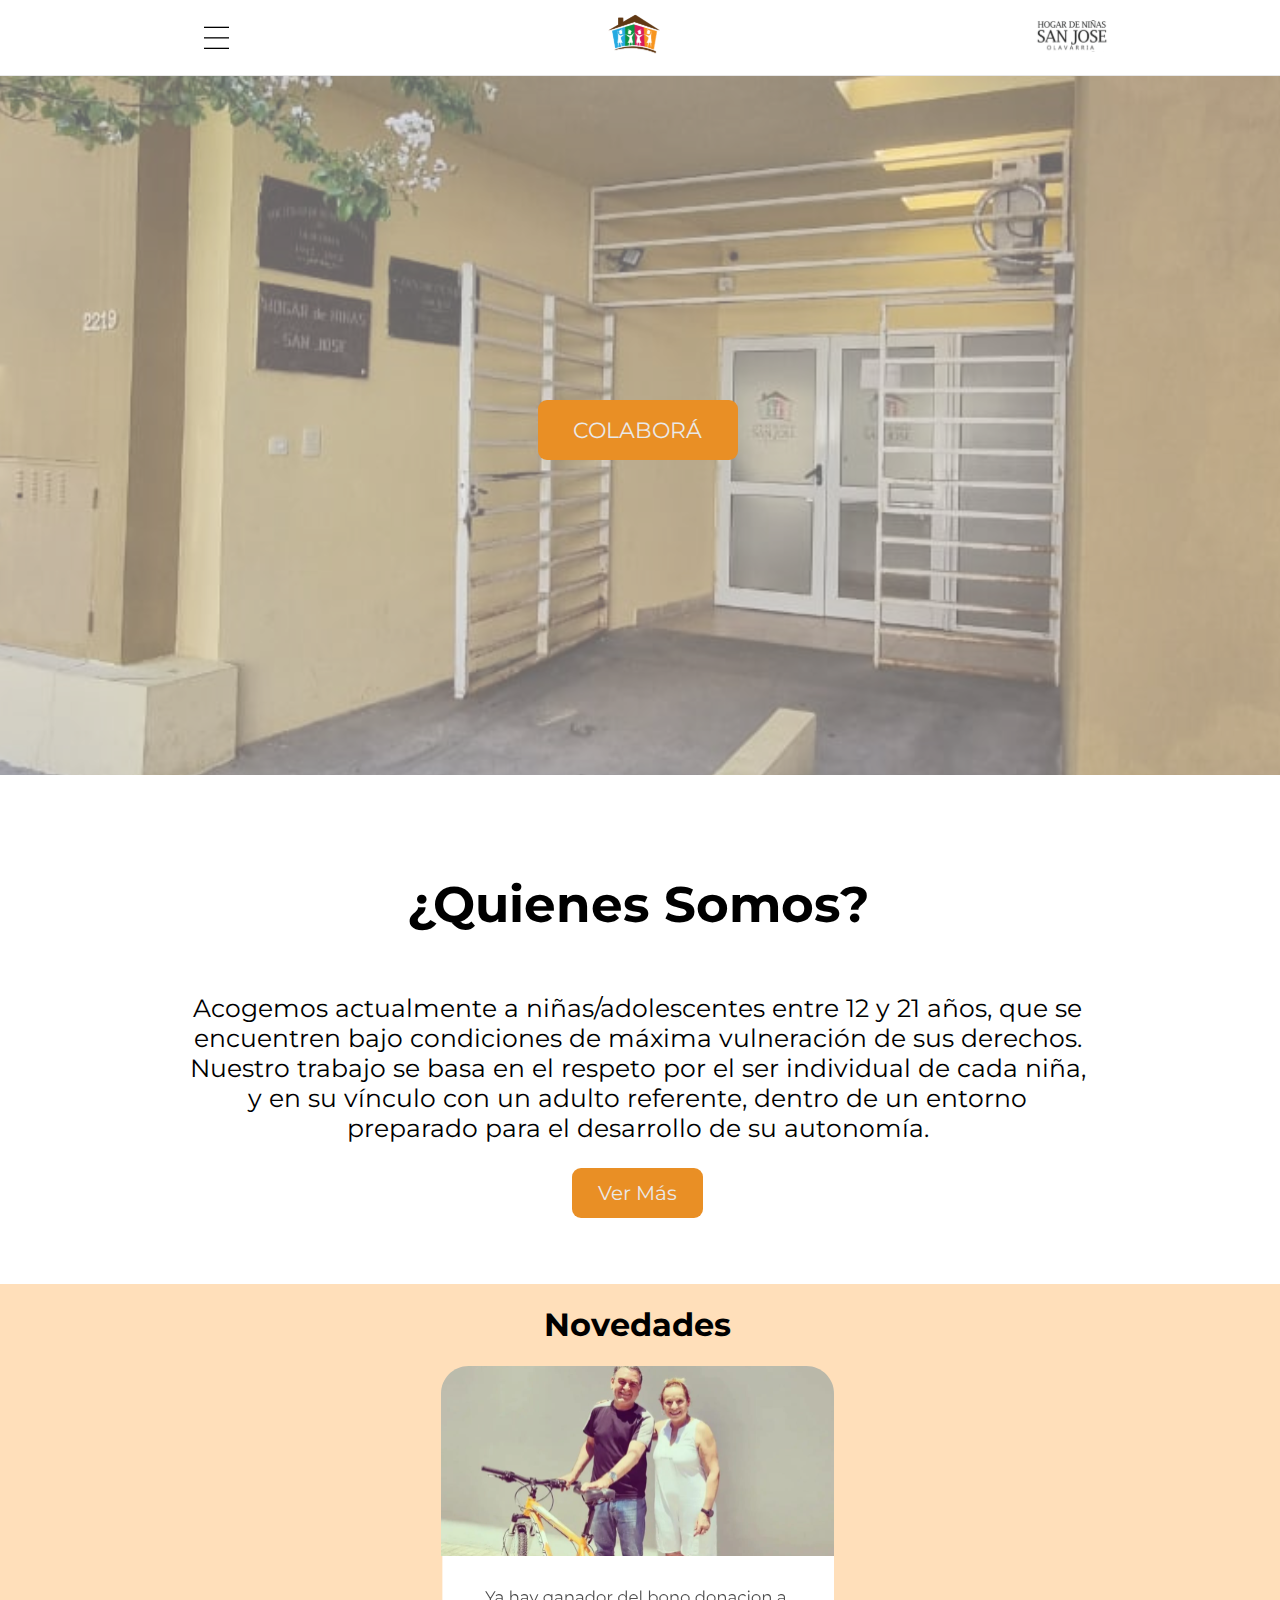
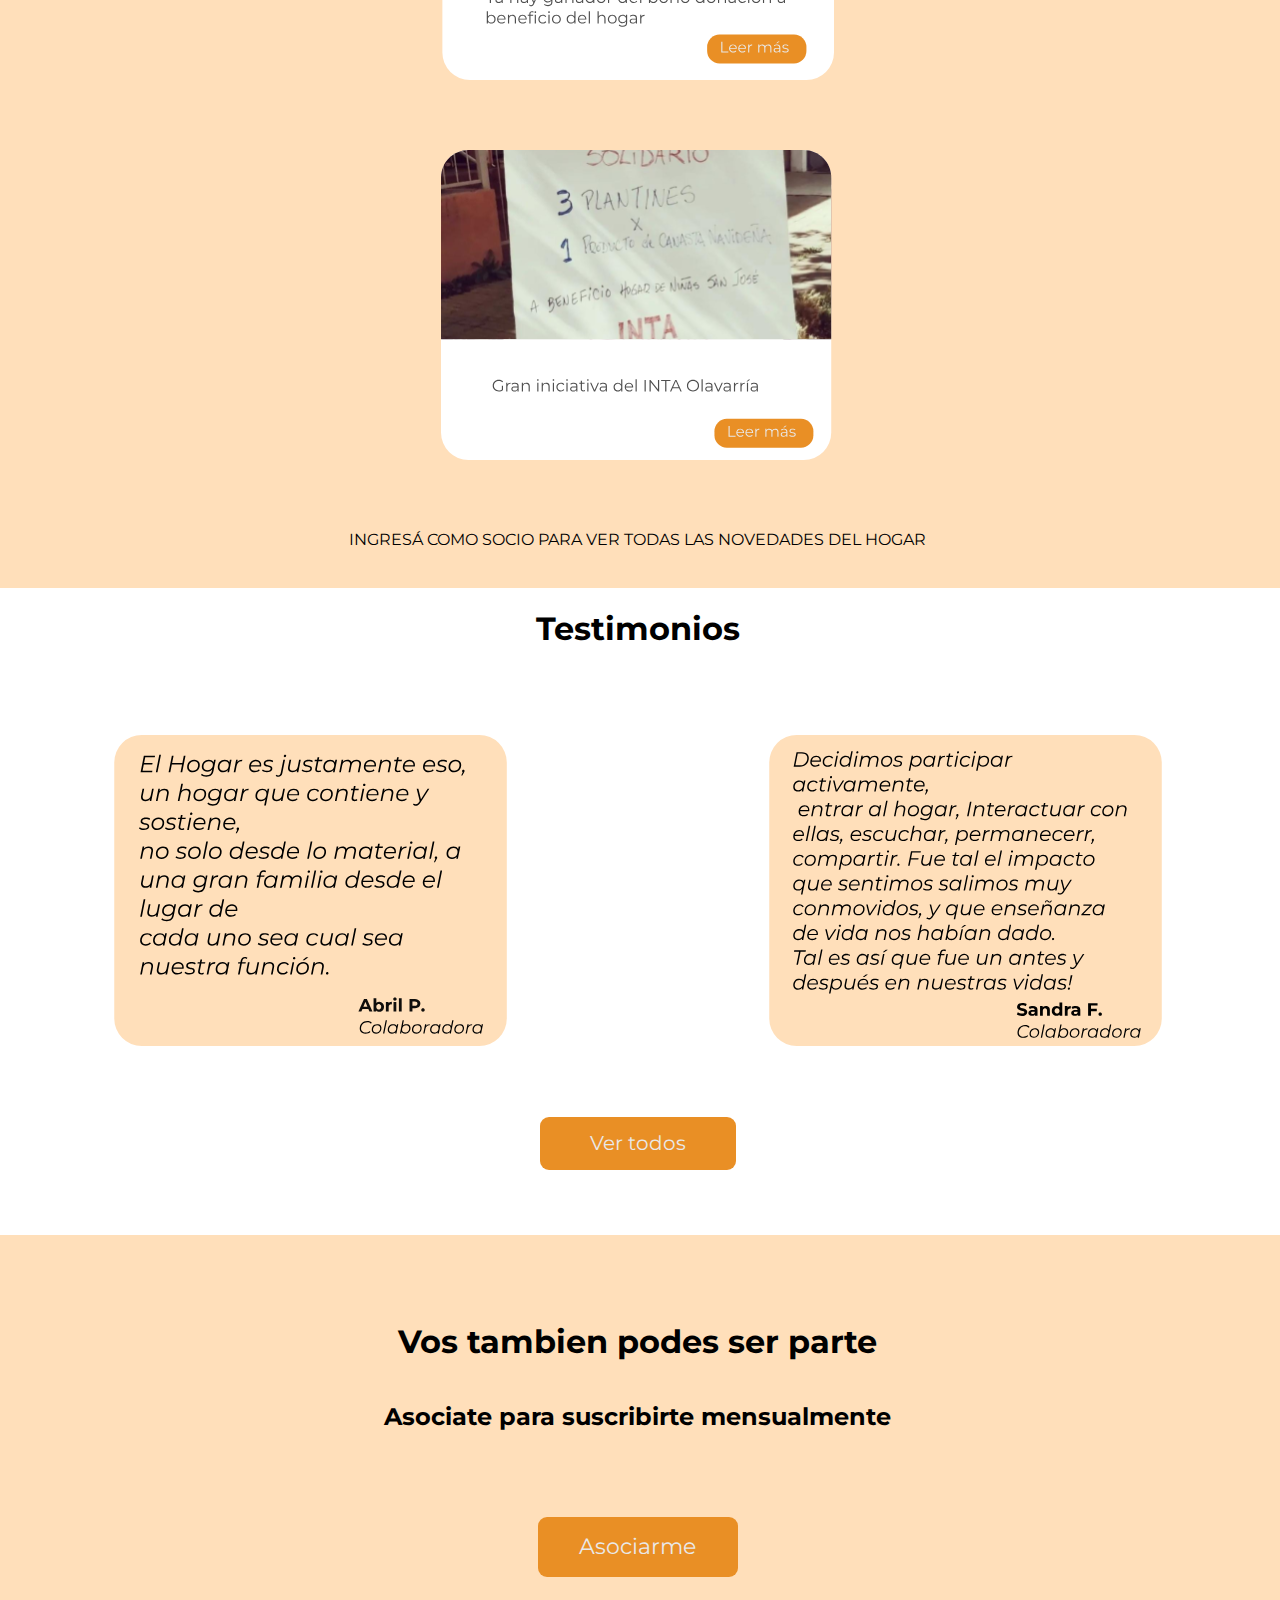
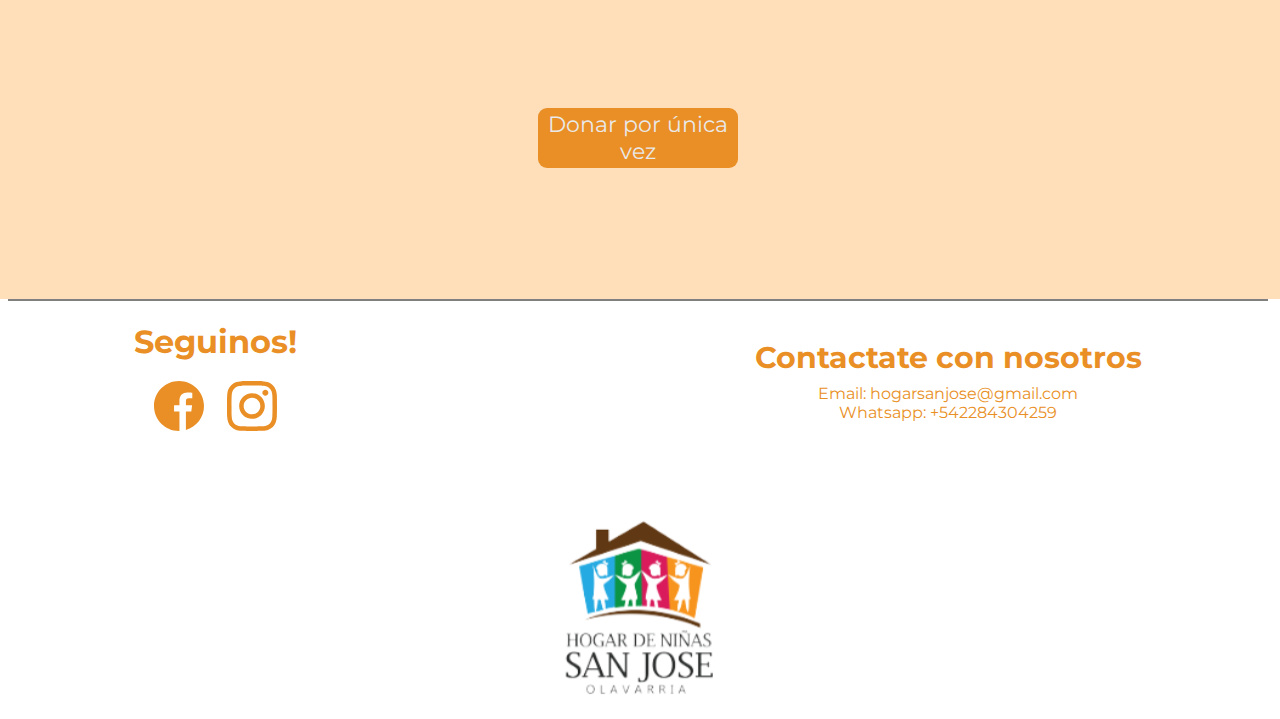
<file: index.html>
<!DOCTYPE html>
<html lang="en">

<head>
    <meta charset="UTF-8">
    <meta name="viewport" content="width=device-width, initial-scale=1.0">
    <link rel="stylesheet" href="https://fonts.googleapis.com/css?family=Montserrat">
    <link rel="stylesheet" href="css/style.css">
    <link rel="icon" type="image/x-icon" href="images/favicon.ico">
    <title>Hogar de niñas San José</title>
</head>

<body>
    <header>
        <div class="menu-button">
            <img src="images/Menu-button.svg">
        </div>

        <div class="hogar-logo-1">
            <a href="index.html"> <img src="images/hogar-logo-1.svg" alt=""> </a>
            
        </div>
        <div class="hogar-logo-2">
            <img src="images/hogar-logo-2.svg" alt="">
        </div>
        <div class="user-logged-logo hidden">
            <img src="images/user-logged.svg" alt="">
        </div>
    </header>
    
    <div class="menu hidden">
        <ul class="dropdown-options">
            <li><a href="index.html">Inicio</a></li>
            <li><a href="nuestra-historia.html">Quienes Somos</a></li>
            <li><a href="testimonios.html">Testimonios</a></li>
            <li class="hidden opciones-socio" ><a href="menu-socio.html">Opciones Socio</a></li>
            <li class="ingreso-socios"> <a href="login.html">Ingreso Socios</a></li>
            <li class="colaborar"><button class="btn-colaborar"><a href="/#colabora">COLABORÁ</a></button></li>
        </ul>
    </div>

    <div class="content">
        <div class="colabora">
            <button class="btn-colaborar"><a href="#colabora">COLABORÁ</a></button>
            <div class="foto-hogar">
                <img src="images/foto-colab.svg" alt="">
            </div>
        </div>

        <div class="quienes-somos">
            <h1>¿Quienes Somos?</h1>
            <p>Acogemos actualmente a niñas/adolescentes entre 12 y 21 años, que se encuentren bajo condiciones de
                máxima vulneración de sus derechos. Nuestro trabajo se basa en el respeto por el ser individual de cada
                niña, y en su vínculo con un adulto referente, dentro de un entorno preparado para el desarrollo de su
                autonomía.</p>
                <button class="btn-ver-mas"> <a href="nuestra-historia.html">Ver Más</a></button>
        </div>

        <div class="novedades">
            <h1>Novedades</h1>
            <div class="novedad-1">
                <img src="images/Novedad-1.svg" alt="">
            </div>

            <div class="novedad-2">
                <img src="images/Novedad-2.svg" alt="">
            </div>

            <span id="span-novedades">INGRESÁ COMO SOCIO PARA VER TODAS LAS NOVEDADES DEL HOGAR</span>

            <button class="btn-testimonios"><a href="novedades.html">Ver todas</a></button>

        </div>

        <div class="banner-chicas">
            <img class="foto-chicas" src="images/foto-chicas.svg" alt="">
        </div>

        <div class="testimonios">
            <h1 class="titulo-testimonio">Testimonios</h1>

            <div class="box-testimonios">
                <div class="testimonio-1">
                    <img src="images/Testimonio 1 (1).svg" alt="">
                </div>

                <div class="testimonio-2">
                    <img src="images/Testimonio 2 (1).svg" alt="">
                </div>
            </div>
           
            <button class="btn-testimonios"><a href="testimonios.html">Ver todos</a></button>
        </div>
        
        <div id="colabora" class="vostambien">

            <div class="titulo">
            <h1>Vos tambien podes ser parte</h1>
            </div>
    
            <div class="subtitulo">
            <h2>Asociate para suscribirte mensualmente</h2>
            </div>
    
            <button class="btn-asociarme"><a href="/registro.html">Asociarme</a></button>
            <button class="btn-unicavez">Donar por única vez</button>
    
        </div>
            
    </div>

    <footer>
        
        <div class="info">
            <div class="div-redes">
                <h1 class="Seguinos">Seguinos!</h2>
                <div class="redes">
                    <img src="images/facebook_Svg 1.svg" alt="">
                    <img src="images/instagram_svg 1.svg" alt="">
                </div>
            </div>

            <div class="contacto">
                <h1 class="contactate">Contactate con nosotros</h2>
                <p>Email: hogarsanjose@gmail.com</p>
                <p>Whatsapp: +542284304259</p>
            </div>
        </div>    

        <img class="logo" src="images/Hogar-sanjose-complete-logo 1.svg" alt="">

    </footer>

   



</body>

<script src="js/main.js"></script>
</html>
</file>
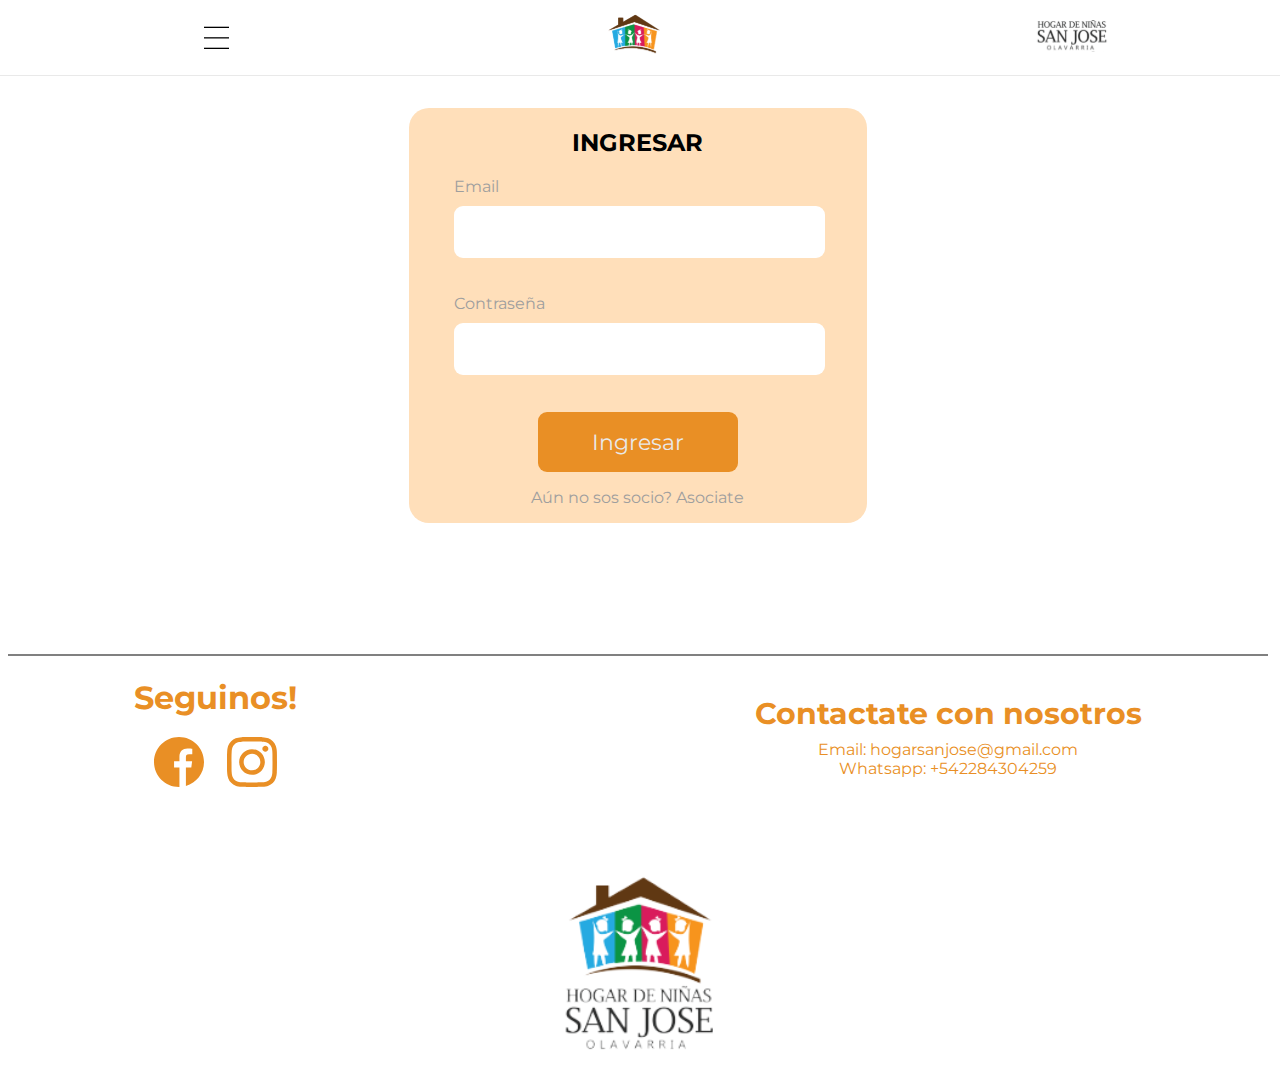
<file: login.html>
<!DOCTYPE html>
<html lang="en">

<head>
    <meta charset="UTF-8">
    <meta name="viewport" content="width=device-width, initial-scale=1.0">
    <link rel="stylesheet" href="https://fonts.googleapis.com/css?family=Montserrat">
    <link rel="icon" type="image/x-icon" href="images/favicon.ico">
    <link rel="stylesheet" href="css/style-login.css">
    <link rel="stylesheet" href="css/style.css">
    <title>Ingreso Socios | Hogar de niñas San José</title>
</head>

<body>
    <header>
        <div class="menu-button">
            <img src="images/Menu-button.svg">
        </div>

        <div class="hogar-logo-1">
            <a href="index.html"> <img src="images/hogar-logo-1.svg" alt=""> </a>
            
        </div>
        <div class="hogar-logo-2">
            <img src="images/hogar-logo-2.svg" alt="">
        </div>
        <div class="user-logged-logo hidden">
            <img src="images/user-logged.svg" alt="">
        </div>
    </header>

    <div class="menu hidden">
        <ul>
                <li class="hidden opciones-socio" ><a href="menu-socio.html">Opciones Socio</a></li>
                <li class="ingreso-socios"> <a href="login.html">Ingreso Socios</a></li>
                <li class="cerrar-sesion hidden"> <a href="index.html">Cerrar Sesión</a></li>
                <li class="colaborar"><button class="btn-colaborar">COLABORÁ</button></li>
        </ul>
    </div>
    <div class="content-login">
        <div class="form-login">
            <h2>INGRESAR</h2>
            <div class="inputs">
                <div class="input-mail">
                    <label for="email">Email</label>
                    <input type="text" name="email">
                </div>
                <div class="input-password">
                    <label for="contraseña">Contraseña</label>
                    <input type="password" name="contraseña">
                </div>
            </div>
            <button class="btn-colaborar" id="loginBtn">Ingresar</button>
          <!--   <button class="btn-colaborar" id="loginBtn"><a href="menu-socio.html">Ingresar</a></button> -->
            <p><a href="registro.html" class="register">Aún no sos socio? Asociate</a></p>
        </div>
    </div>
    <footer>

        <div class="info">
            <div class="div-redes">
                <h1 class="Seguinos">Seguinos!</h2>
                    <div class="redes">
                        <img src="images/facebook_Svg 1.svg" alt="">
                        <img src="images/instagram_svg 1.svg" alt="">
                    </div>
            </div>

            <div class="contacto">
                <h1 class="contactate">Contactate con nosotros</h2>
                    <p>Email: hogarsanjose@gmail.com</p>
                    <p>Whatsapp: +542284304259</p>
            </div>
        </div>

        <img class="logo" src="images/Hogar-sanjose-complete-logo 1.svg" alt="">

    </footer>
</body>

<script src="js/main.js"></script>

</html>
</file>
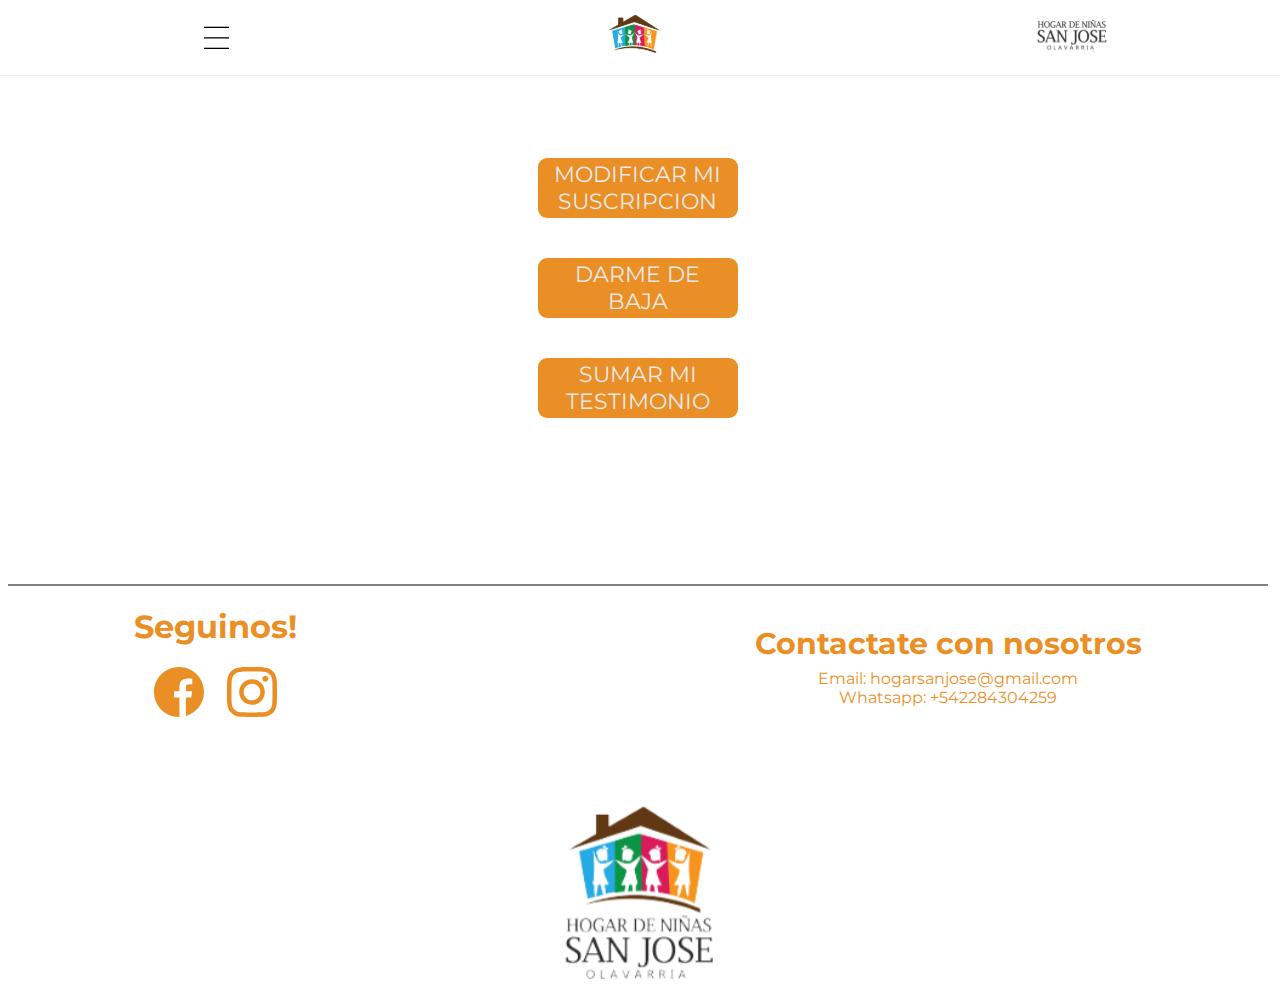
<file: menu-socio.html>
<!DOCTYPE html>
<html lang="en">

<head>
    <meta charset="UTF-8">
    <meta name="viewport" content="width=device-width, initial-scale=1.0">
    <link rel="stylesheet" href="https://fonts.googleapis.com/css?family=Montserrat">
    <link rel="stylesheet" href="css/style.css">
    <link rel="icon" type="image/x-icon" href="images/favicon.ico">
    <title>Menu Socio | Hogar de niñas San José</title>
</head>

<body>
    <header>
        <div class="menu-button">
            <img src="images/Menu-button.svg">
        </div>

        <div class="hogar-logo-1">
            <a href="index.html"> <img src="images/hogar-logo-1.svg" alt=""> </a>
            
        </div>
        <div class="hogar-logo-2">
            <img src="images/hogar-logo-2.svg" alt="">
        </div>
        <div class="user-logged-logo hidden">
            <img src="images/user-logged.svg" alt="">
        </div>
    </header>
    
    <div class="menu hidden">

        <ul class="dropdown-options">
            <li><a href="index.html">Inicio</a></li>
            <li><a href="nuestra-historia.html">Quienes Somos</a></li>
            <li><a href="testimonios.html">Testimonios</a></li>
            <li class="hidden opciones-socio" ><a href="menu-socio.html">Opciones Socio</a></li>
            <li class="ingreso-socios"> <a href="login.html">Ingreso Socios</a></li>
            <li class="colaborar"><button class="btn-colaborar">COLABORÁ</button></li>
        </ul>

    </div>
    <div class="content-menu-socio">
        <div class="options-socio">
            <div class="modificar-sub">
                <button class="btn-colaborar">MODIFICAR MI SUSCRIPCION</button>
            </div>
            <div class="dar-baja">
                <button class="btn-colaborar">DARME DE BAJA</button>
            </div>
            <div class="sumar-testimonio">
                <button class="btn-colaborar"><a href="nuevo-testimonio.html">SUMAR MI TESTIMONIO</a></button>
            </div>
        </div>
    </div>
    <footer>

        <div class="info">
            <div class="div-redes">
                <h1 class="Seguinos">Seguinos!</h2>
                    <div class="redes">
                        <img src="images/facebook_Svg 1.svg" alt="">
                        <img src="images/instagram_svg 1.svg" alt="">
                    </div>
            </div>

            <div class="contacto">
                <h1 class="contactate">Contactate con nosotros</h2>
                    <p>Email: hogarsanjose@gmail.com</p>
                    <p>Whatsapp: +542284304259</p>
            </div>
        </div>

        <img class="logo" src="images/Hogar-sanjose-complete-logo 1.svg" alt="">

    </footer>
</body>

<script src="js/main.js"></script>

</html>
</file>
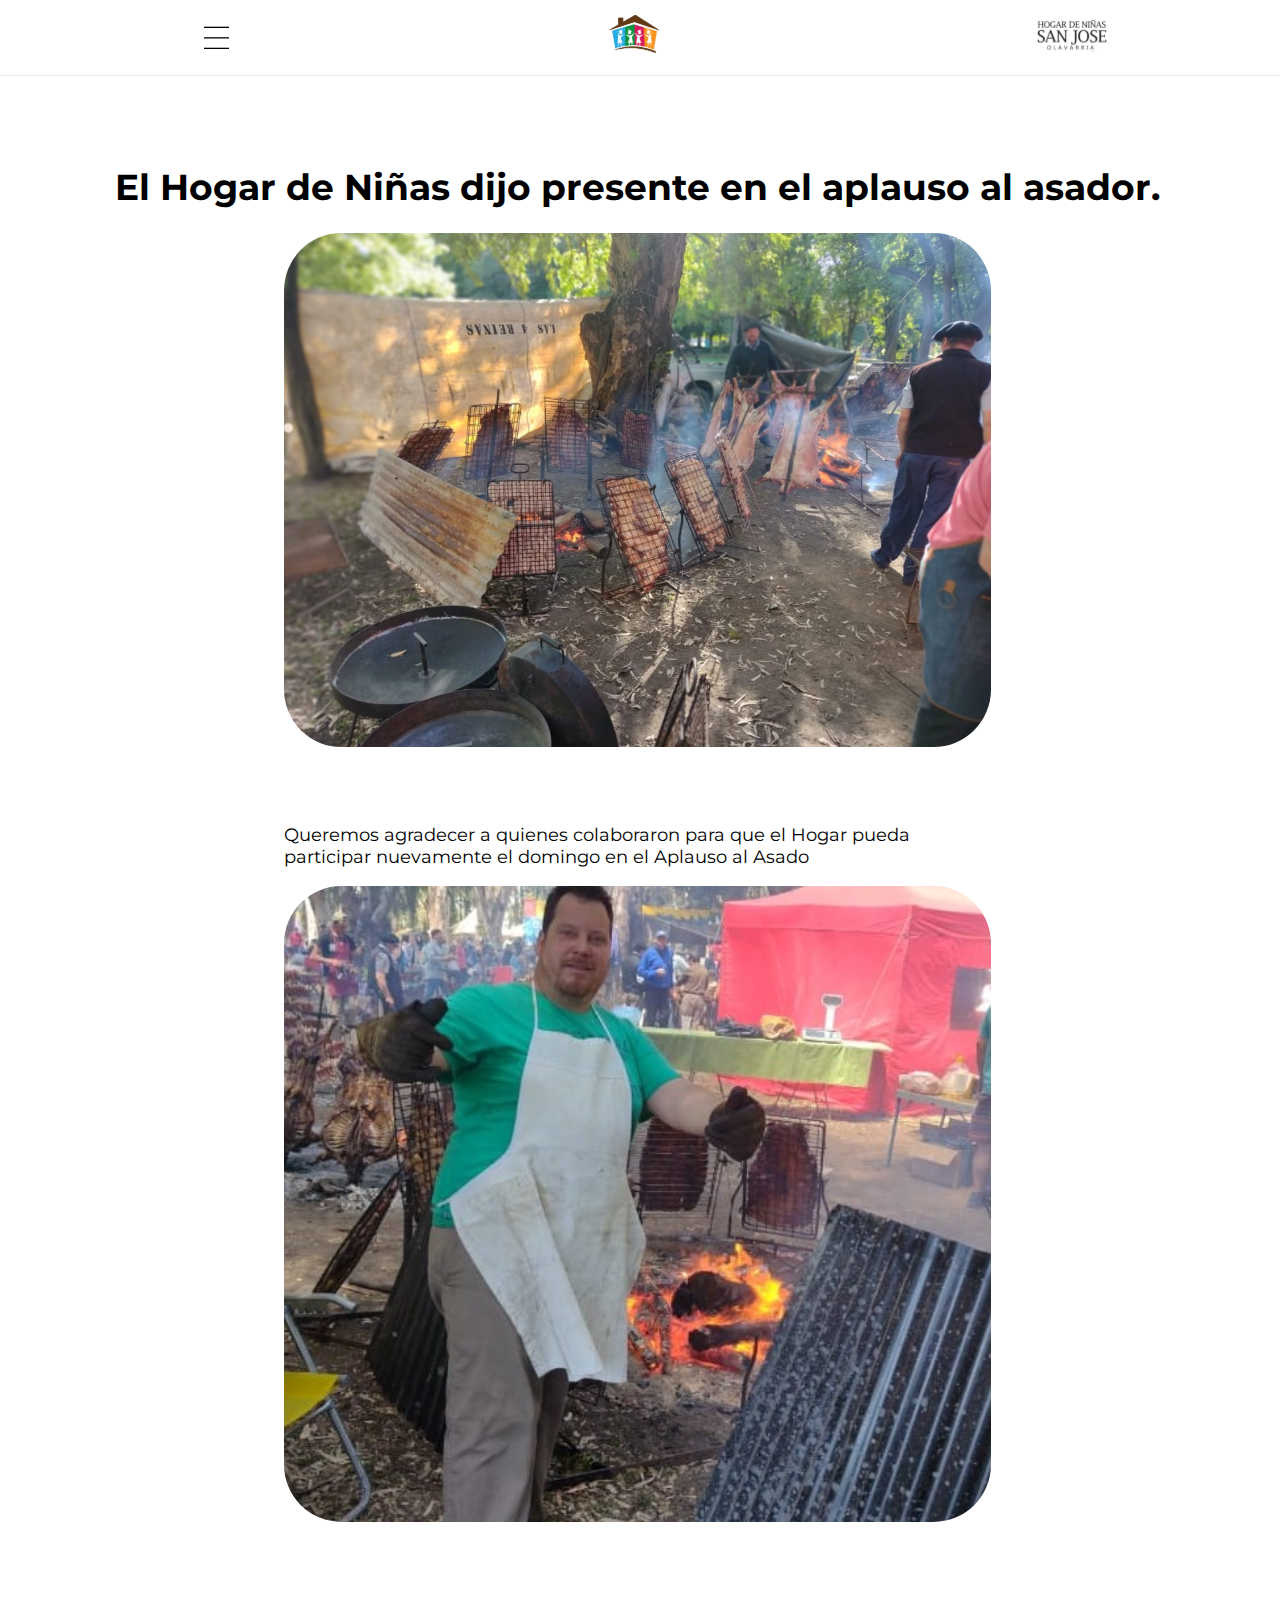
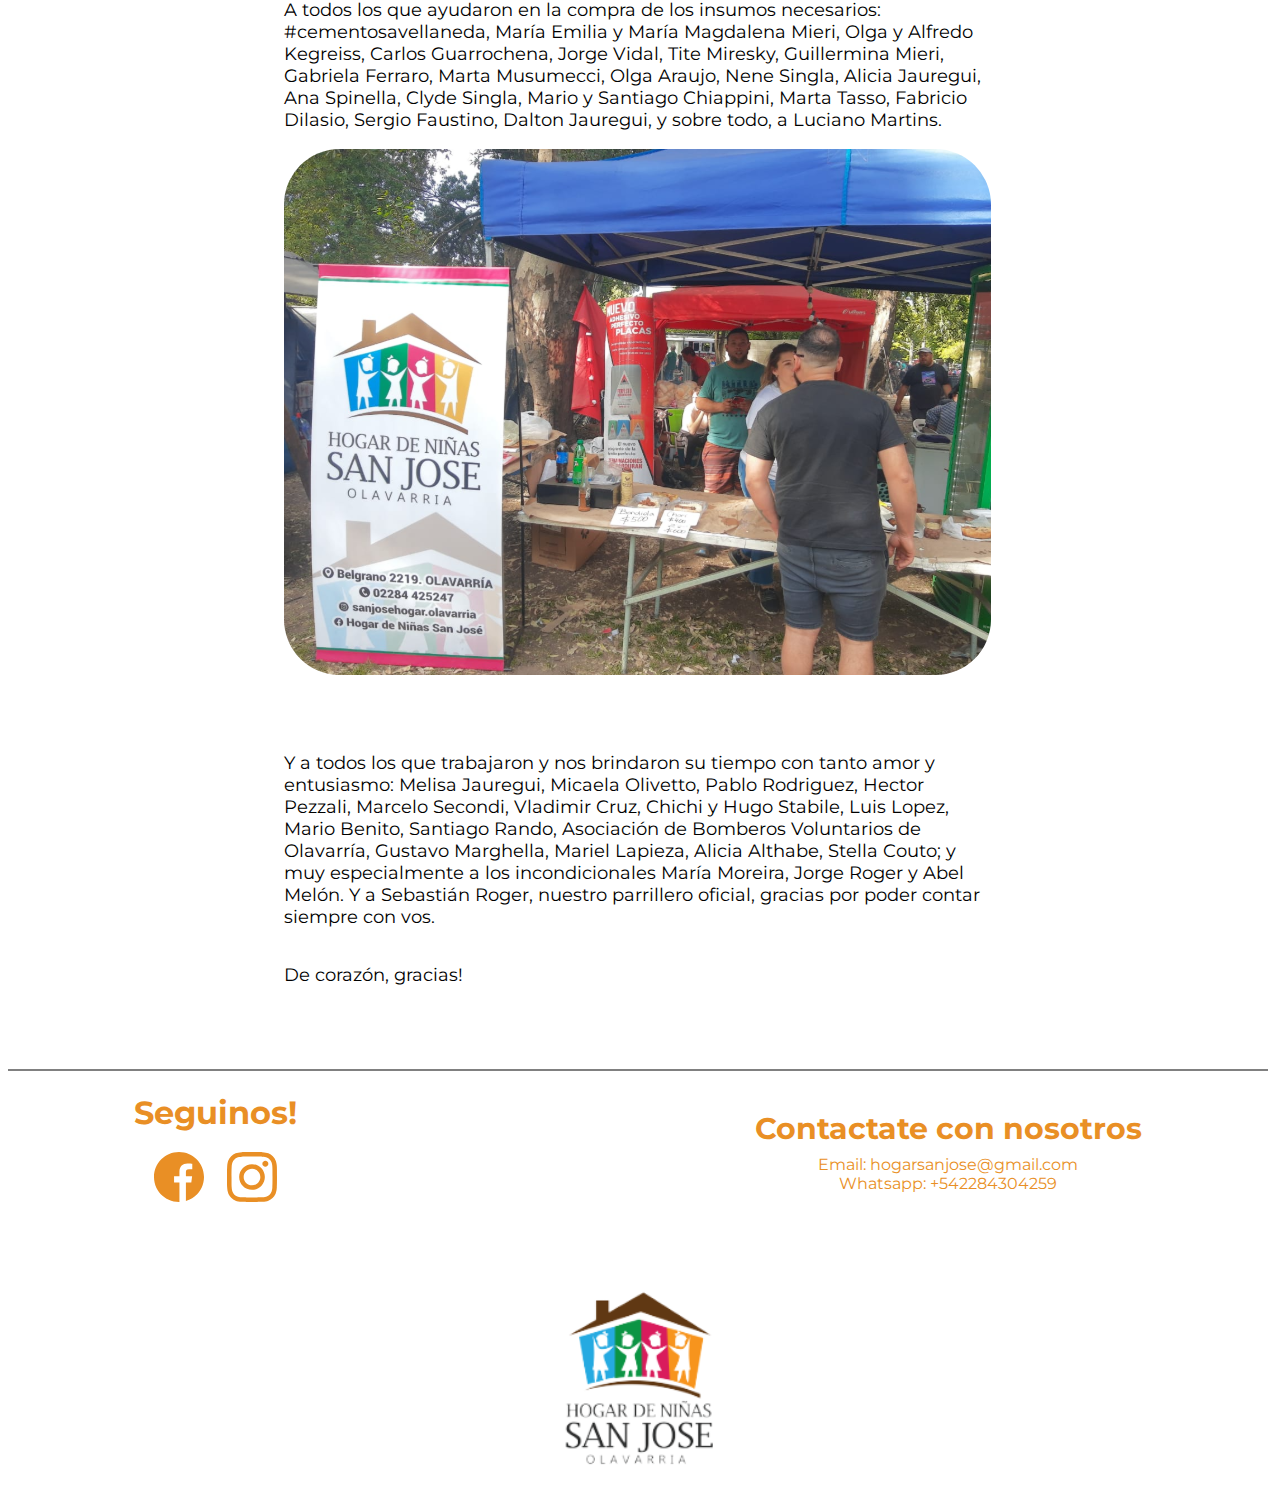
<file: novedad-ampliada.html>
<!DOCTYPE html>
<html lang="en">

<head>
    <meta charset="UTF-8">
    <meta name="viewport" content="width=device-width, initial-scale=1.0">
    <link rel="stylesheet" href="https://fonts.googleapis.com/css?family=Montserrat">
    <link rel="icon" type="image/x-icon" href="images/favicon.ico">
    <link rel="stylesheet" href="css/style.css">
    <title>Novedad | Hogar de niñas San José</title>
</head>

<body>
    <header>
        <div class="menu-button">
            <img src="images/Menu-button.svg">
        </div>

        <div class="hogar-logo-1">
            <a href="index.html"> <img src="images/hogar-logo-1.svg" alt=""> </a>
            
        </div>
        <div class="hogar-logo-2">
            <img src="images/hogar-logo-2.svg" alt="">
        </div>
        <div class="user-logged-logo hidden">
            <img src="images/user-logged.svg" alt="">
        </div>
    </header>
    
    <div class="menu hidden">
        <ul class="dropdown-options">
            <li><a href="index.html">Inicio</a></li>
            <li><a href="nuestra-historia.html">Quienes Somos</a></li>
            <li><a href="testimonios.html">Testimonios</a></li>
            <li class="hidden opciones-socio" ><a href="menu-socio.html">Opciones Socio</a></li>
            <li class="ingreso-socios"> <a href="login.html">Ingreso Socios</a></li>
            <li class="colaborar"><button class="btn-colaborar">COLABORÁ</button></li>
        </ul>
    </div>
    <div class="content">
        <div class="novedad-ampliada">
            <h1>El Hogar de Niñas dijo presente en el aplauso al asador.</h1>
            <img src="images/image-noticia-1.svg" alt="">
            <p>Queremos agradecer a quienes colaboraron para que el Hogar pueda participar nuevamente el domingo en el
                Aplauso al Asado</p>
            <img src="images/image-noticia-2.svg" alt="">
            <p>A todos los que ayudaron en la compra de los insumos necesarios: #cementosavellaneda, María Emilia y
                María Magdalena Mieri, Olga y Alfredo Kegreiss, Carlos Guarrochena, Jorge Vidal, Tite Miresky,
                Guillermina Mieri, Gabriela Ferraro, Marta Musumecci, Olga Araujo, Nene Singla, Alicia Jauregui, Ana
                Spinella, Clyde Singla, Mario y Santiago Chiappini, Marta Tasso, Fabricio Dilasio, Sergio Faustino,
                Dalton Jauregui, y sobre todo, a Luciano Martins.</p>
            <img src="images/image-noticia-3.svg" alt="">
            <p>
                Y a todos los que trabajaron y nos brindaron su tiempo con tanto amor y entusiasmo: Melisa Jauregui,
                Micaela Olivetto, Pablo Rodriguez, Hector Pezzali, Marcelo Secondi, Vladimir Cruz, Chichi y Hugo
                Stabile, Luis Lopez, Mario Benito, Santiago Rando, Asociación de Bomberos Voluntarios de Olavarría,
                Gustavo Marghella, Mariel Lapieza, Alicia Althabe, Stella Couto; y muy especialmente a los
                incondicionales María Moreira, Jorge Roger y Abel Melón. Y a Sebastián Roger, nuestro parrillero
                oficial, gracias por poder contar siempre con vos.
            </p>
            <p>De corazón, gracias!</p>
        </div>

    </div>

    <footer>

        <div class="info">
            <div class="div-redes">
                <h1 class="Seguinos">Seguinos!</h2>
                    <div class="redes">
                        <img src="images/facebook_Svg 1.svg" alt="">
                        <img src="images/instagram_svg 1.svg" alt="">
                    </div>
            </div>

            <div class="contacto">
                <h1 class="contactate">Contactate con nosotros</h2>
                    <p>Email: hogarsanjose@gmail.com</p>
                    <p>Whatsapp: +542284304259</p>
            </div>
        </div>

        <img class="logo" src="images/Hogar-sanjose-complete-logo 1.svg" alt="">

    </footer>
</body>

<script src="js/main.js"></script>

</html>
</file>
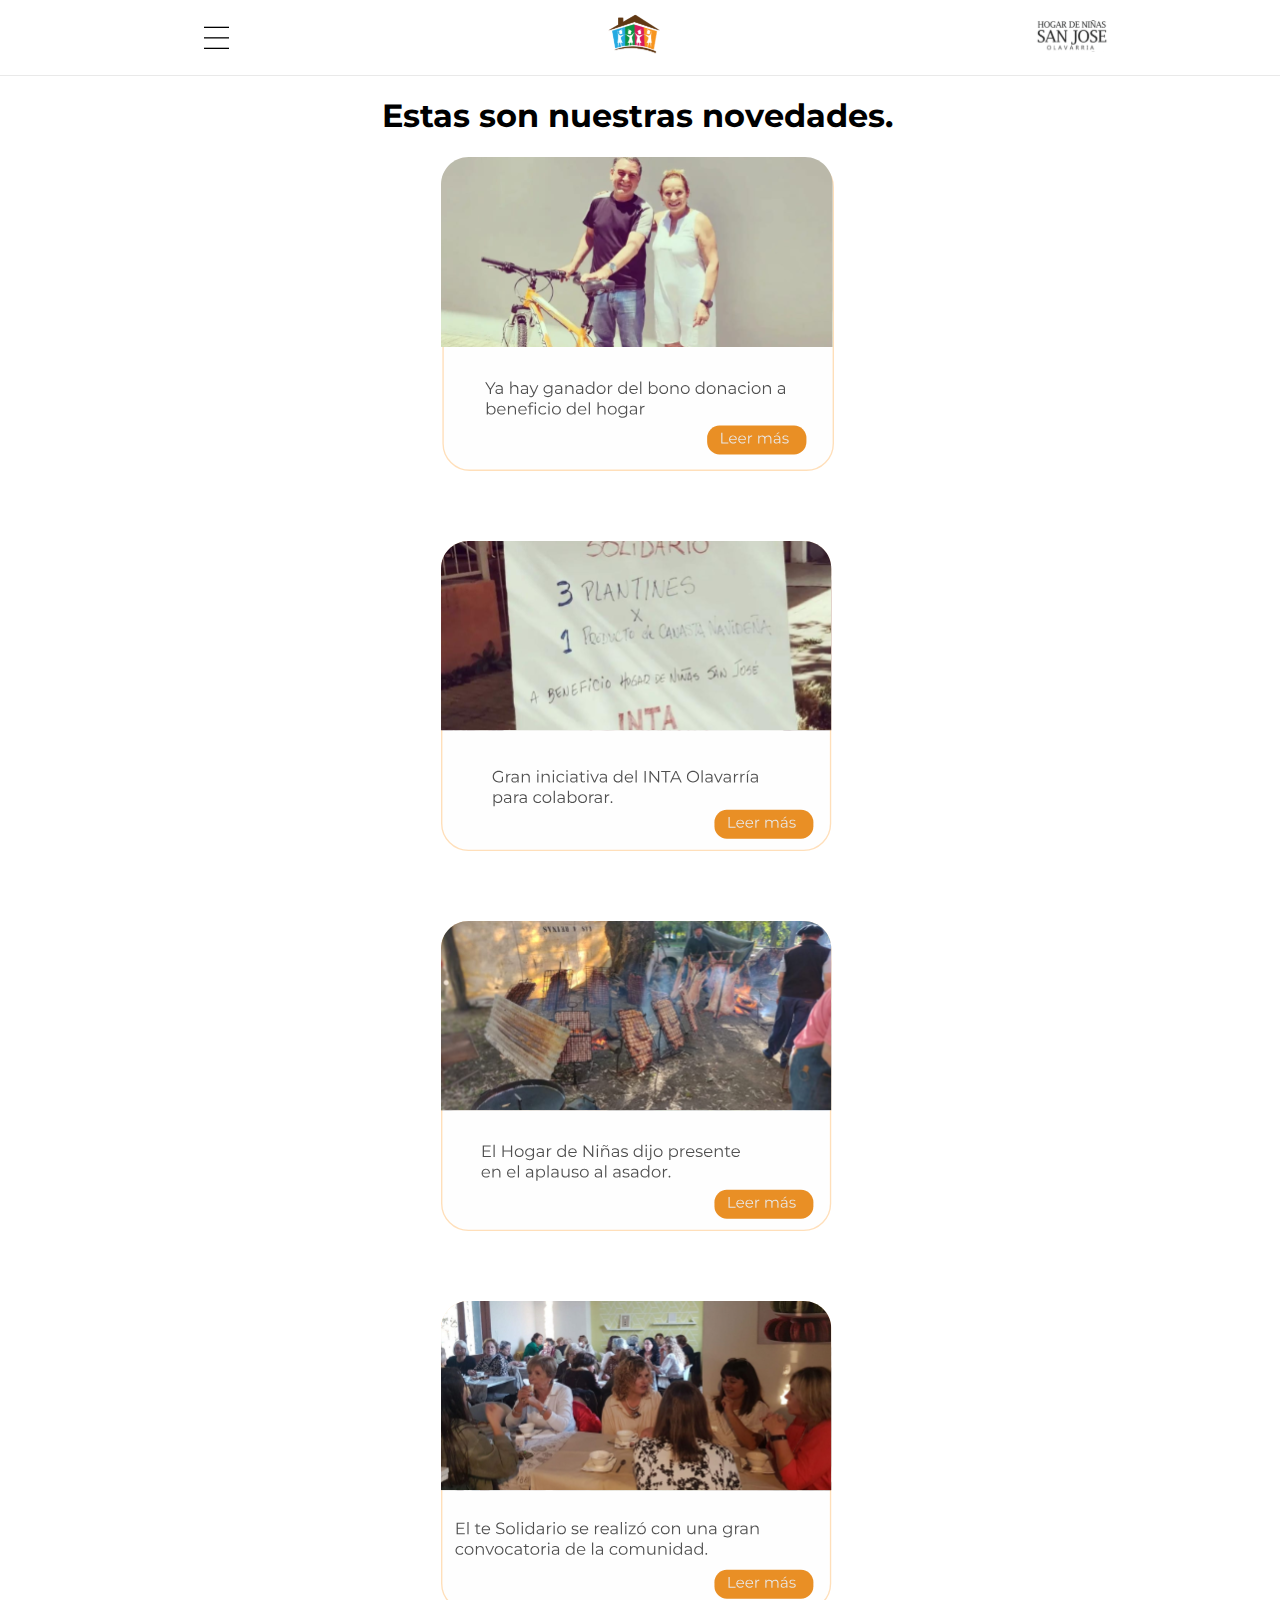
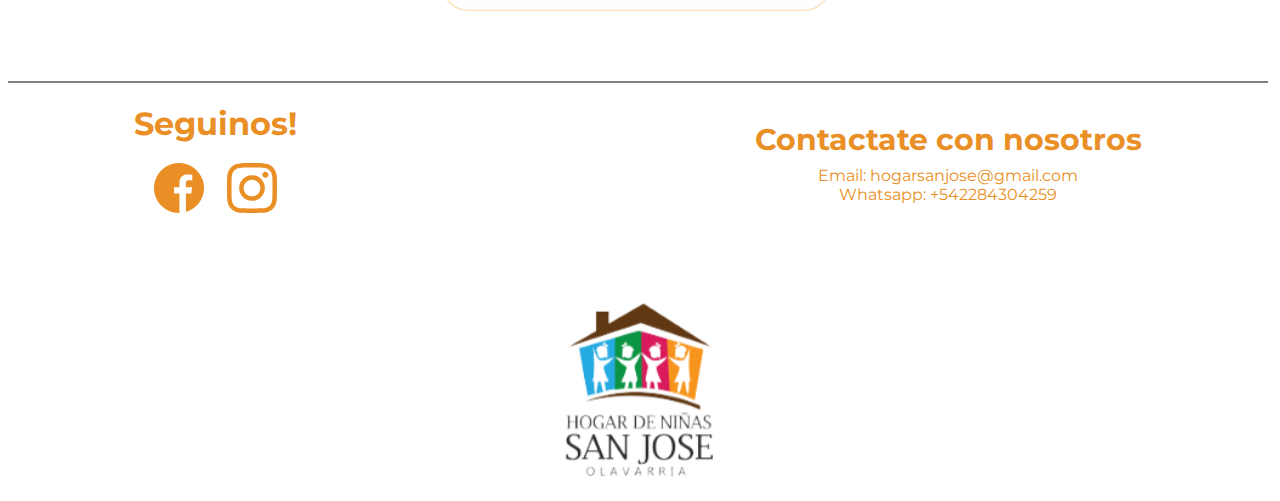
<file: novedades.html>
<!DOCTYPE html>
<html lang="en">

<head>
    <meta charset="UTF-8">
    <meta name="viewport" content="width=device-width, initial-scale=1.0">
    <link rel="stylesheet" href="https://fonts.googleapis.com/css?family=Montserrat">
    <link rel="icon" type="image/x-icon" href="images/favicon.ico">
    <link rel="stylesheet" href="css/style.css">
    <title>Novedades | Hogar de niñas San José</title>
</head>

<body>
    <header>
        <div class="menu-button">
            <img src="images/Menu-button.svg">
        </div>

        <div class="hogar-logo-1">
            <a href="index.html"> <img src="images/hogar-logo-1.svg" alt=""> </a>
            
        </div>
        <div class="hogar-logo-2">
            <img src="images/hogar-logo-2.svg" alt="">
        </div>
        <div class="user-logged-logo hidden">
            <img src="images/user-logged.svg" alt="">
        </div>
    </header>
    
    <div class="menu hidden">
        <ul class="dropdown-options">
            <li><a href="index.html">Inicio</a></li>
            <li><a href="nuestra-historia.html">Quienes Somos</a></li>
            <li><a href="testimonios.html">Testimonios</a></li>
            <li class="hidden opciones-socio" ><a href="menu-socio.html">Opciones Socio</a></li>
            <li class="ingreso-socios"> <a href="login.html">Ingreso Socios</a></li>
            <li class="colaborar"><button class="btn-colaborar">COLABORÁ</button></li>
        </ul>
</div>

    <div class="content">

        <h1 class="titulo-testimonio">Estas son nuestras novedades.</h1>

        <div class="novedades-page">

            <div class="novedad-1">
                <img src="images/Novedad 1.svg" alt="">
            </div>

            <div class="novedad-2">
                <img src="images/Novedad 2.svg" alt="">
            </div>

            <div class="novedad-3">
                <a href="novedad-ampliada.html">
                <img src="images/Novedad 3.svg" alt="">
                </a>
            </div>

            <div class="novedad-4">
                <img src="images/Novedad 4.svg" alt="">
            </div>

    
        </div>


    </div>

    <footer>
        
        <div class="info">
            <div class="div-redes">
                <h1 class="Seguinos">Seguinos!</h2>
                <div class="redes">
                    <img src="images/facebook_Svg 1.svg" alt="">
                    <img src="images/instagram_svg 1.svg" alt="">
                </div>
            </div>

            <div class="contacto">
                <h1 class="contactate">Contactate con nosotros</h2>
                <p>Email: hogarsanjose@gmail.com</p>
                <p>Whatsapp: +542284304259</p>
            </div>
        </div>    

        <img class="logo" src="images/Hogar-sanjose-complete-logo 1.svg" alt="">

    </footer>



</body>

</html>
</file>
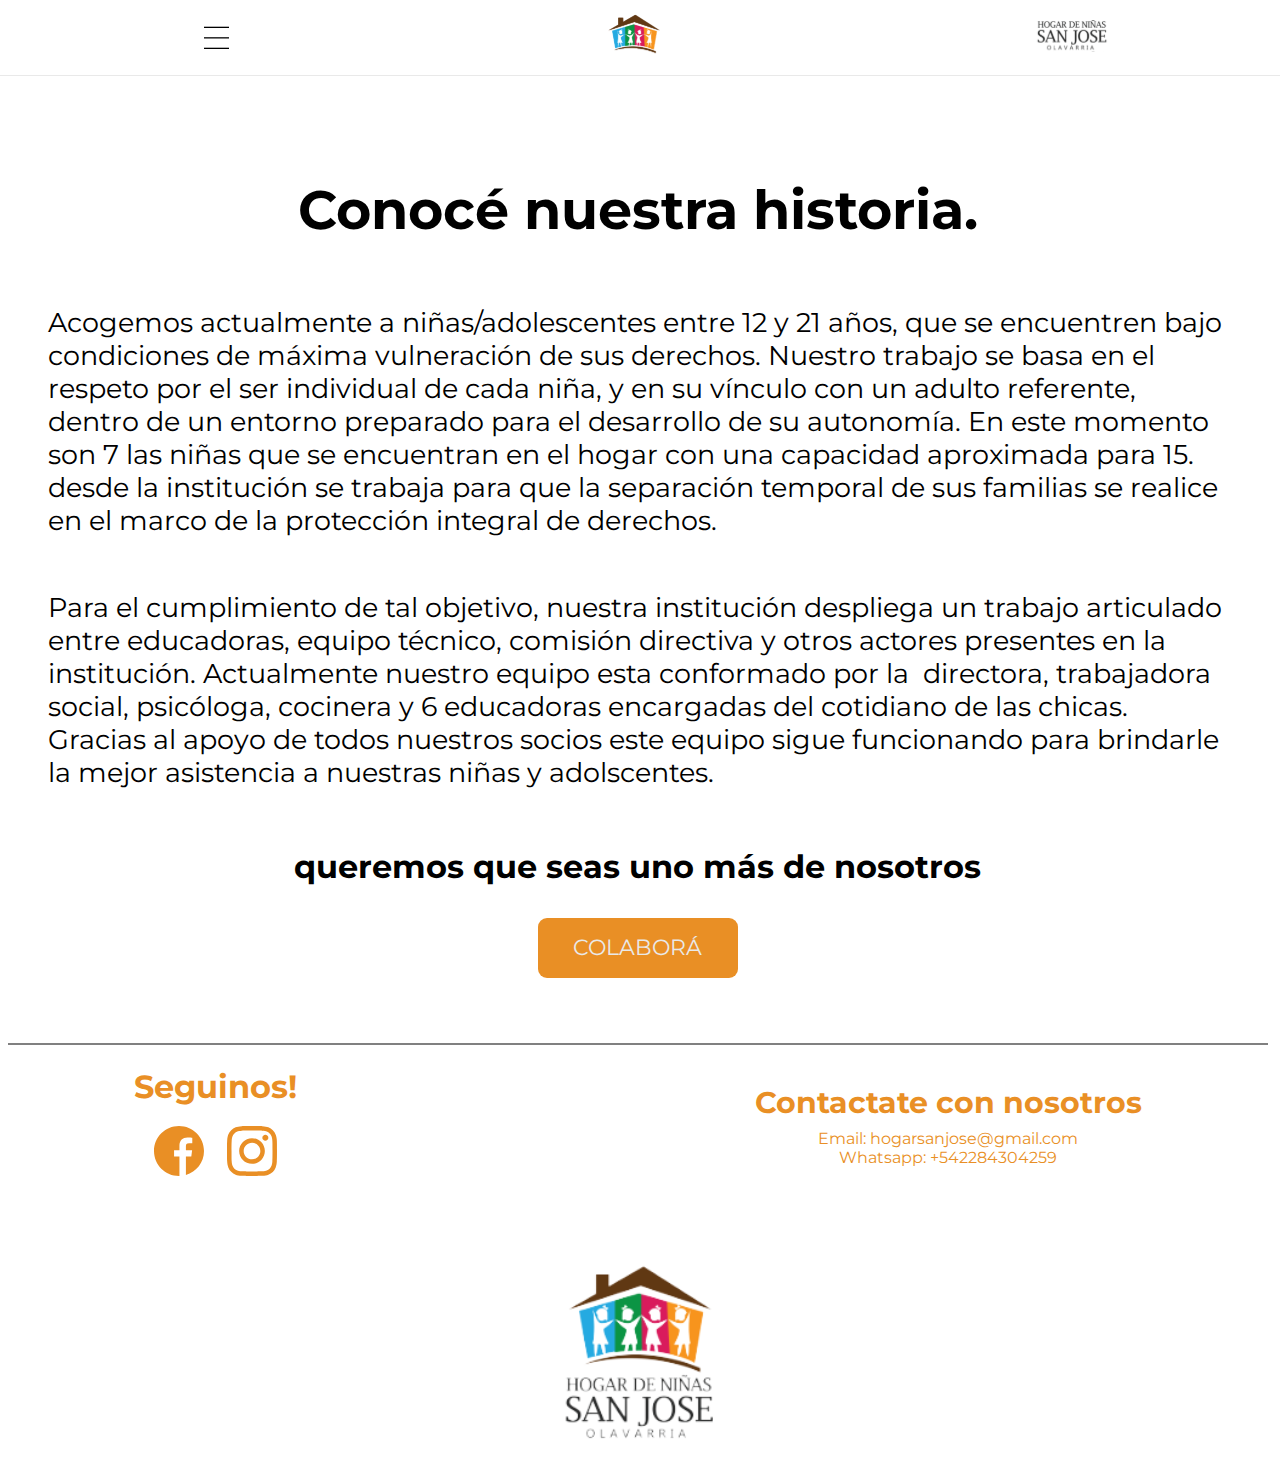
<file: nuestra-historia.html>
<!DOCTYPE html>
<html lang="en">

<head>
    <meta charset="UTF-8">
    <meta name="viewport" content="width=device-width, initial-scale=1.0">
    <link rel="stylesheet" href="https://fonts.googleapis.com/css?family=Montserrat">
    <link rel="icon" type="image/x-icon" href="images/favicon.ico">
    <link rel="stylesheet" href="css/style.css">
    <title>Nuestra Historia | Hogar de niñas San José</title>
</head>

<body>
    <header>
        <div class="menu-button">
            <img src="images/Menu-button.svg">
        </div>

        <div class="hogar-logo-1">
            <a href="index.html"> <img src="images/hogar-logo-1.svg" alt=""> </a>
            
        </div>
        <div class="hogar-logo-2">
            <img src="images/hogar-logo-2.svg" alt="">
        </div>
        <div class="user-logged-logo hidden">
            <img src="images/user-logged.svg" alt="">
        </div>
    </header>

    <div class="menu hidden">
         <ul class="dropdown-options">
            <li><a href="index.html">Inicio</a></li>
            <li><a href="nuestra-historia.html">Quienes Somos</a></li>
            <li><a href="testimonios.html">Testimonios</a></li>
            <li class="hidden opciones-socio" ><a href="menu-socio.html">Opciones Socio</a></li>
            <li class="ingreso-socios"> <a href="login.html">Ingreso Socios</a></li>
            <li class="colaborar"><button class="btn-colaborar">COLABORÁ</button></li>
        </ul>

    </div>
    <div class="content">
        <div class="nuestra-historia">
            <h1>Conocé nuestra historia.</h1>
            <p>Acogemos actualmente a niñas/adolescentes entre 12 y 21 años, que se encuentren bajo condiciones de
                máxima vulneración de sus derechos. Nuestro trabajo se basa en el respeto por el ser individual de cada
                niña, y en su vínculo con un adulto referente, dentro de un entorno preparado para el desarrollo de su
                autonomía.

                En este momento son 7 las niñas que se encuentran en el hogar con una capacidad aproximada para 15.

                desde la institución se trabaja para que la separación temporal de sus familias se realice en el marco
                de la protección integral de derechos.</p>
            <p>
                Para el cumplimiento de tal objetivo, nuestra institución despliega un trabajo articulado entre
                educadoras, equipo técnico, comisión directiva y otros actores presentes en la institución.

                Actualmente nuestro equipo esta conformado por la
                 directora, trabajadora social, psicóloga, cocinera y 6 educadoras encargadas del cotidiano de las
                chicas.

                Gracias al apoyo de todos nuestros socios este equipo sigue funcionando para brindarle la mejor
                asistencia a nuestras niñas y adolscentes.
            </p>

            <h3>queremos que seas uno más de nosotros</h3>

            <button class="btn-colaborar"><a href="/registro.html">COLABORÁ</a></button>
        </div>

    </div>

    <footer>
        
        <div class="info">
            <div class="div-redes">
                <h1 class="Seguinos">Seguinos!</h2>
                <div class="redes">
                    <img src="images/facebook_Svg 1.svg" alt="">
                    <img src="images/instagram_svg 1.svg" alt="">
                </div>
            </div>

            <div class="contacto">
                <h1 class="contactate">Contactate con nosotros</h2>
                <p>Email: hogarsanjose@gmail.com</p>
                <p>Whatsapp: +542284304259</p>
            </div>
        </div>    

        <img class="logo" src="images/Hogar-sanjose-complete-logo 1.svg" alt="">

    </footer>


</body>

<script src="js/main.js"></script>

</html>
</file>
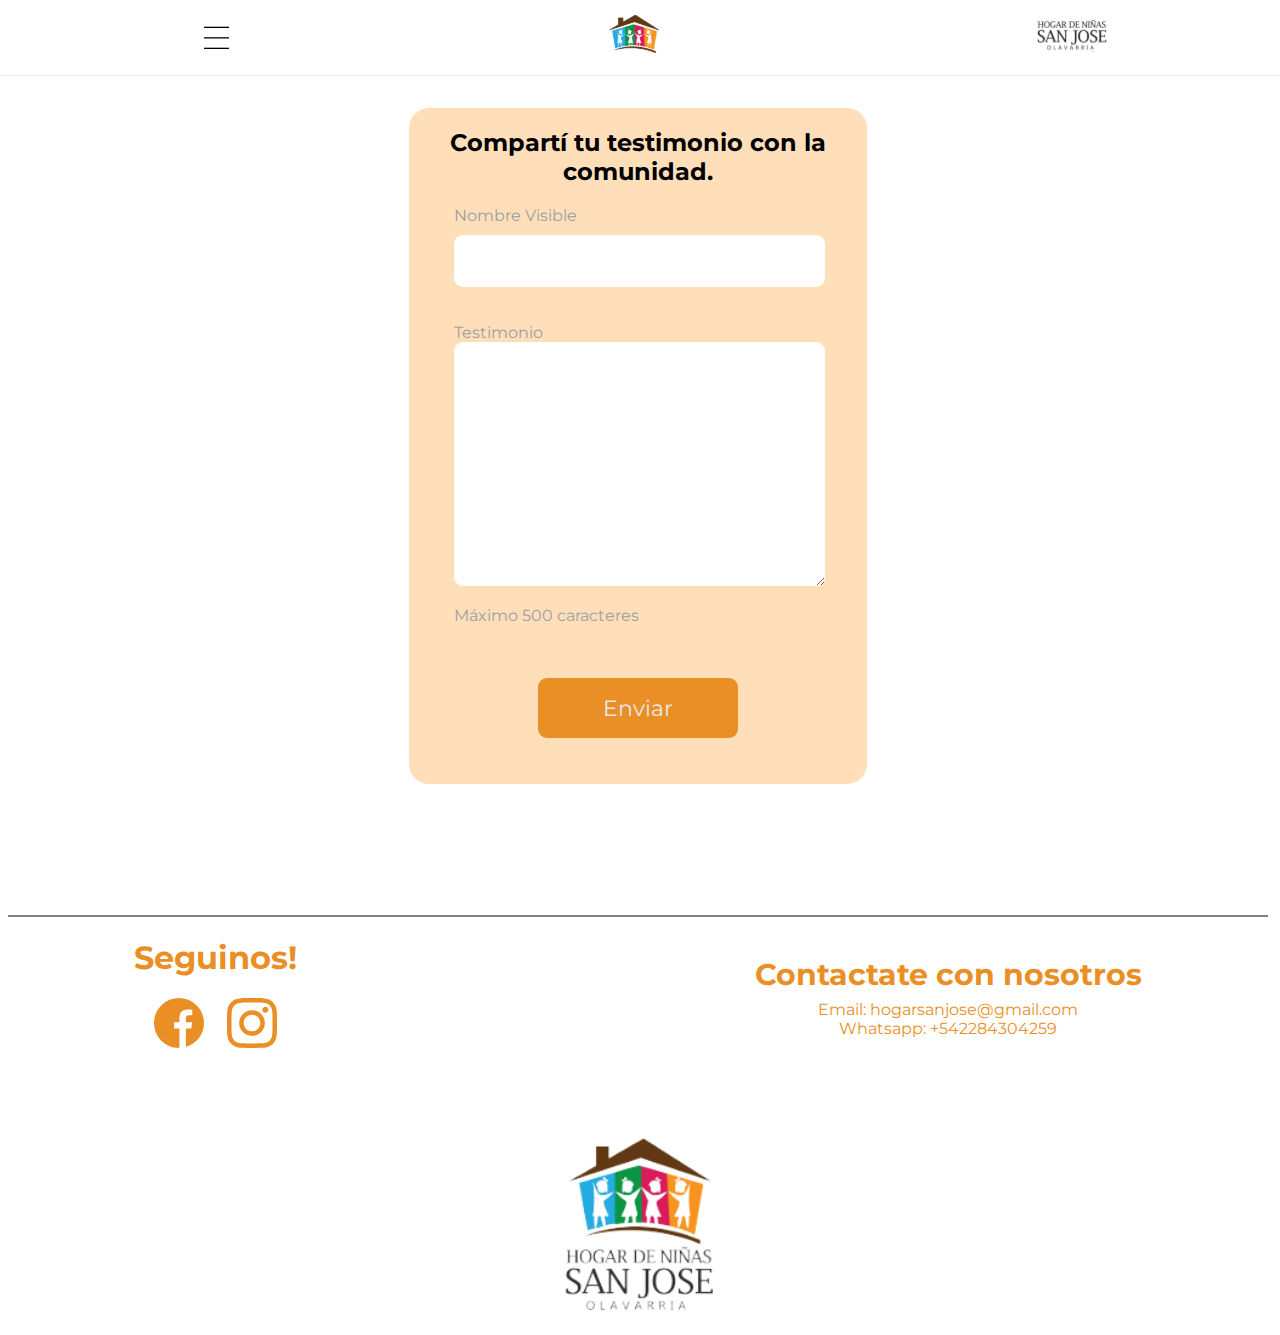
<file: nuevo-testimonio.html>
<!DOCTYPE html>
<html lang="en">

<head>
    <meta charset="UTF-8">
    <meta name="viewport" content="width=device-width, initial-scale=1.0">
    <link rel="stylesheet" href="https://fonts.googleapis.com/css?family=Montserrat">
    <link rel="stylesheet" href="css/style-login.css">
    <link rel="stylesheet" href="css/style.css">
    <link rel="icon" type="image/x-icon" href="images/favicon.ico">
    <title>Nuevo Testimonio | Hogar de niñas San José</title>
</head>

<body>
    <header>
        <div class="menu-button">
            <img src="images/Menu-button.svg">
        </div>

        <div class="hogar-logo-1">
            <a href="index.html"> <img src="images/hogar-logo-1.svg" alt=""> </a>
            
        </div>
        <div class="hogar-logo-2">
            <img src="images/hogar-logo-2.svg" alt="">
        </div>
        <div class="user-logged-logo hidden">
            <img src="images/user-logged.svg" alt="">
        </div>
    </header>

    <div class="menu hidden">

        <ul class="dropdown-options">
            <li><a href="index.html">Inicio</a></li>
            <li><a href="nuestra-historia.html">Quienes Somos</a></li>
            <li><a href="testimonios.html">Testimonios</a></li>
            <li class="hidden opciones-socio" ><a href="menu-socio.html">Opciones Socio</a></li>
            <li class="ingreso-socios"> <a href="login.html">Ingreso Socios</a></li>
            <li class="colaborar"><button class="btn-colaborar">COLABORÁ</button></li>
        </ul>

    </div>
    <div class="content-login">
        <div class="form-login">
            <h2>Compartí tu testimonio con la comunidad.</h2>
            <div class="inputs">
                <div class="input-mail">
                    <label for="nombre">Nombre Visible</label>
                    <input type="text" name="nombre">
                </div>
                <div class="input-testimonio">
                    <label for="testimonio">Testimonio</label>
                    <textarea name="testimonio" id="" cols="30" rows="15"></textarea>
                    <p class="max-caracter">Máximo 500 caracteres</p>
                </div>
            </div>

            <button class="btn-colaborar enviar-testimonio"><a href="/testimonios.html">Enviar</a></button>
        </div>
    </div>
    <footer>

        <div class="info">
            <div class="div-redes">
                <h1 class="Seguinos">Seguinos!</h2>
                    <div class="redes">
                        <img src="images/facebook_Svg 1.svg" alt="">
                        <img src="images/instagram_svg 1.svg" alt="">
                    </div>
            </div>

            <div class="contacto">
                <h1 class="contactate">Contactate con nosotros</h2>
                    <p>Email: hogarsanjose@gmail.com</p>
                    <p>Whatsapp: +542284304259</p>
            </div>
        </div>

        <img class="logo" src="images/Hogar-sanjose-complete-logo 1.svg" alt="">

    </footer>
</body>

<script src="js/main.js"></script>

</html>
</file>
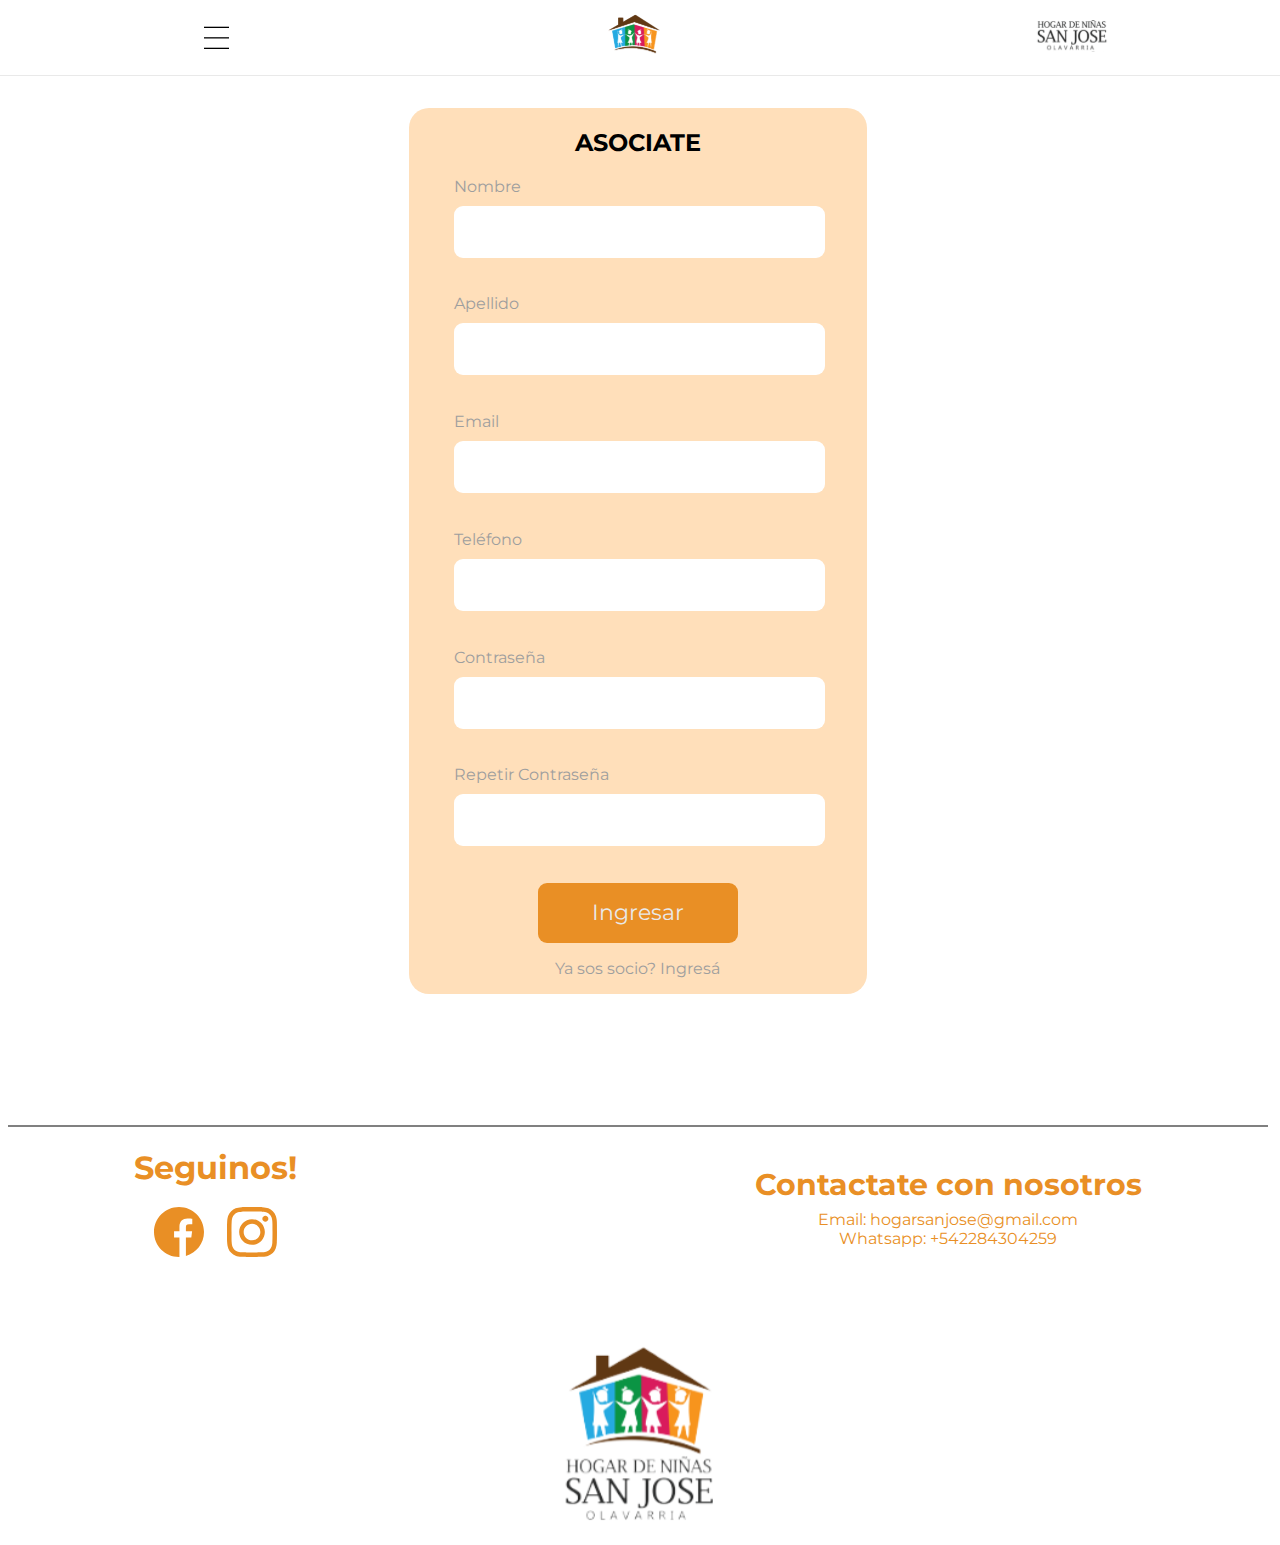
<file: registro.html>
<!DOCTYPE html>
<html lang="en">

<head>
    <meta charset="UTF-8">
    <meta name="viewport" content="width=device-width, initial-scale=1.0">
    <link rel="stylesheet" href="https://fonts.googleapis.com/css?family=Montserrat">
    <link rel="stylesheet" href="css/style-login.css">
    <link rel="stylesheet" href="css/style.css">
    <title>Registro Socios | Hogar de niñas San José</title>
</head>

<body>
    <header>
        <div class="menu-button">
            <img src="images/Menu-button.svg">
        </div>

        <div class="hogar-logo-1">
            <a href="index.html"> <img src="images/hogar-logo-1.svg" alt=""> </a>
            
        </div>
        <div class="hogar-logo-2">
            <img src="images/hogar-logo-2.svg" alt="">
        </div>
        <div class="user-logged-logo hidden">
            <img src="images/user-logged.svg" alt="">
        </div>
    </header>

    <div class="menu hidden">
        <ul>
            <li class="hidden opciones-socio" ><a href="menu-socio.html">Opciones Socio</a></li>
            <li class="ingreso-socios"> <a href="login.html">Ingreso Socios</a></li>
            <li class="cerrar-sesion hidden"> <a href="index.html">Cerrar Sesión</a></li>
            <li class="colaborar"><button class="btn-colaborar">COLABORÁ</button></li>

        </ul>
    </div>
    <div class="content-register">
        <div class="form-register">
            <h2>ASOCIATE</h2>
            <div class="inputs">
                <div class="input-nombre">
                    <label for="nombre">Nombre</label>
                    <input type="text" name="nombre">
                </div>
                <div class="input-apellido">
                    <label for="apellido">Apellido</label>
                    <input type="text" name="apellido">
                </div>
                <div class="input-mail">
                    <label for="email">Email</label>
                    <input type="text" name="email">
                </div>
                <div class="input-telefono">
                    <label for="telefono">Teléfono</label>
                    <input type="text" name="telefono">
                </div>
                <div class="input-password">
                    <label for="contraseña">Contraseña</label>
                    <input type="password" name="contraseña">
                </div>
                <div class="input-password">
                    <label for="contraseña">Repetir Contraseña</label>
                    <input type="password" name="contraseña">
                </div>
            </div>

            <button class="btn-colaborar" id="loginBtn"><a href="login.html">Ingresar</a></button>
            <p><a href="login.html" class="register">Ya sos socio? Ingresá</a></p>
        </div>
    </div>
    <footer>

        <div class="info">
            <div class="div-redes">
                <h1 class="Seguinos">Seguinos!</h2>
                    <div class="redes">
                        <img src="images/facebook_Svg 1.svg" alt="">
                        <img src="images/instagram_svg 1.svg" alt="">
                    </div>
            </div>

            <div class="contacto">
                <h1 class="contactate">Contactate con nosotros</h2>
                    <p>Email: hogarsanjose@gmail.com</p>
                    <p>Whatsapp: +542284304259</p>
            </div>
        </div>

        <img class="logo" src="images/Hogar-sanjose-complete-logo 1.svg" alt="">

    </footer>
</body>

<script src="js/main.js"></script>

</html>
</file>
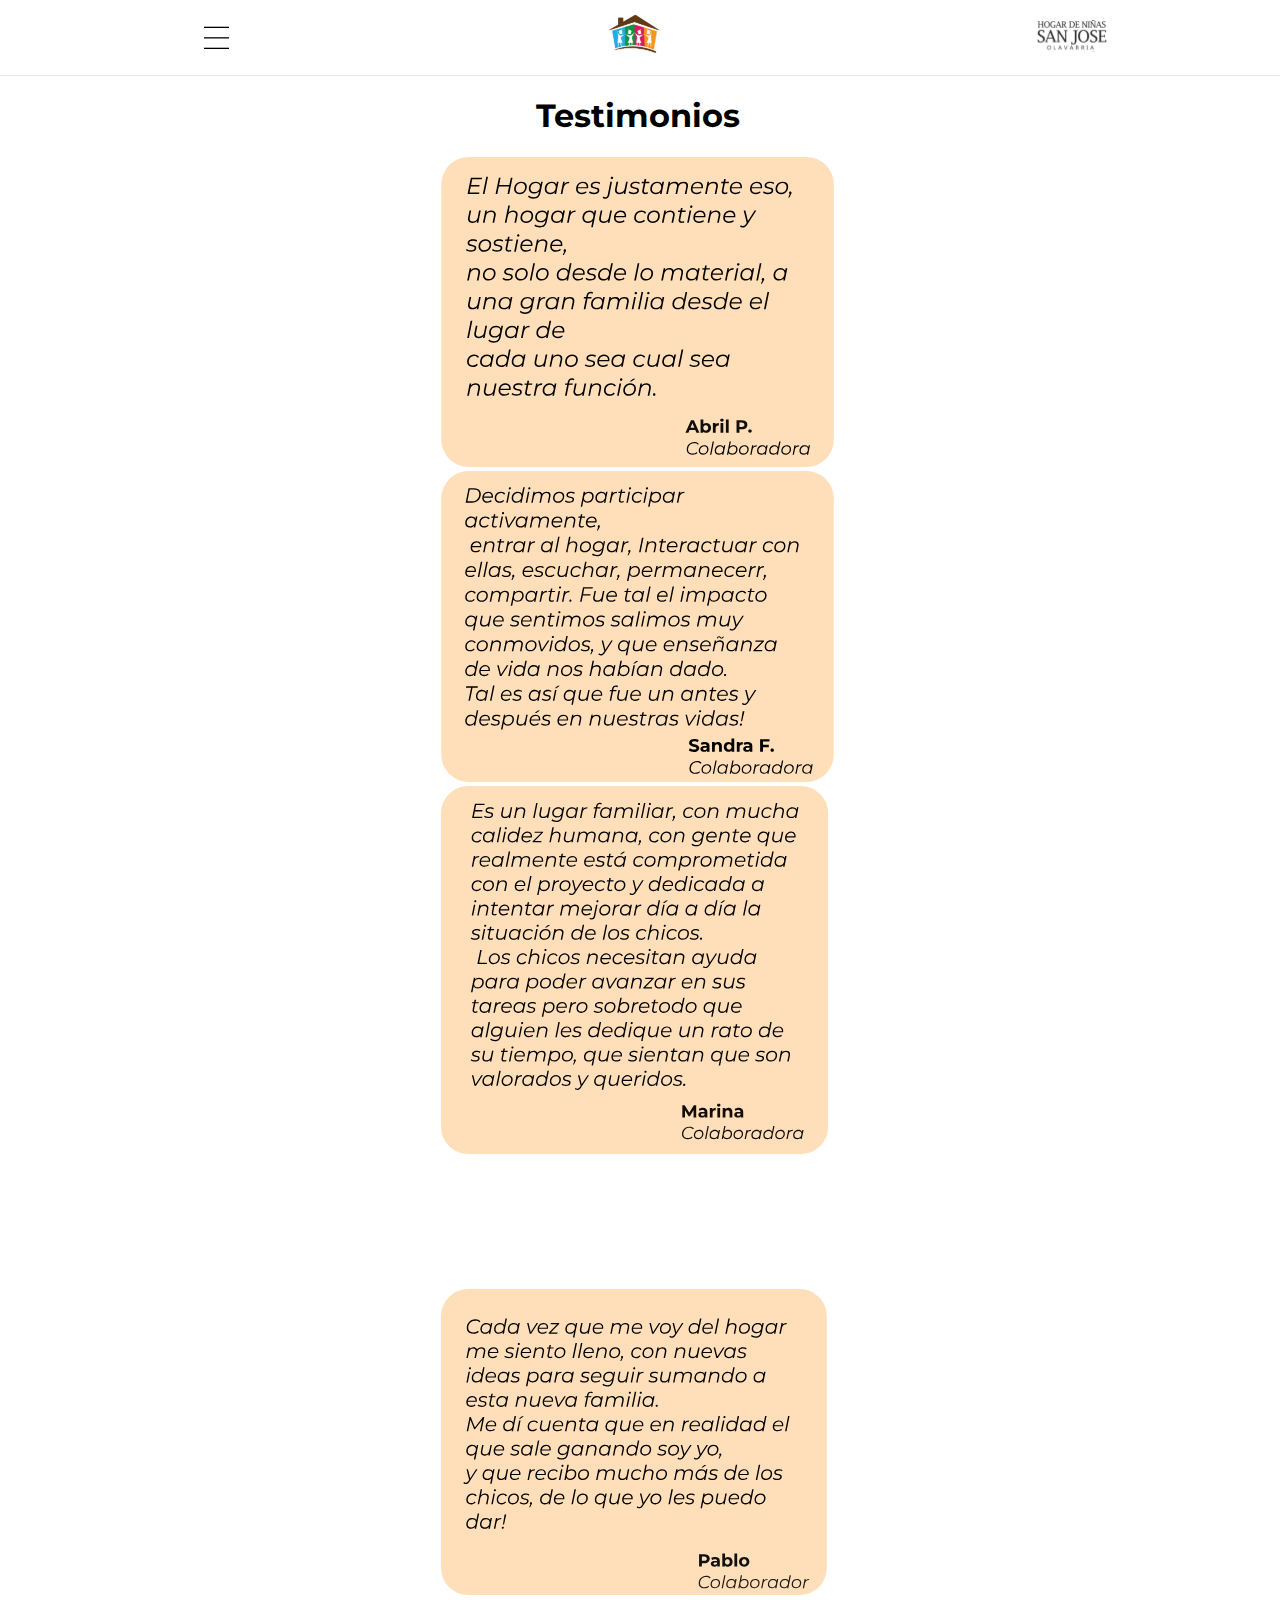
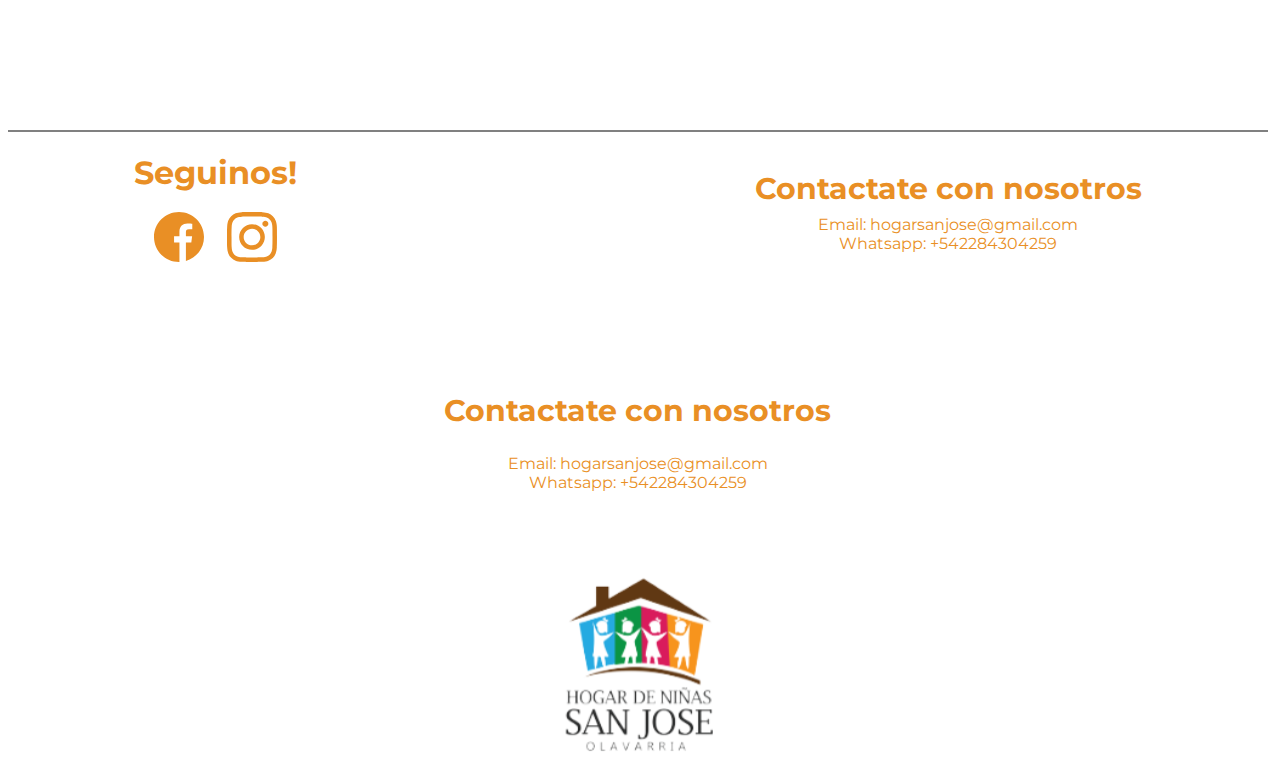
<file: testimonios.html>
<!DOCTYPE html>
<html lang="en">

<head>
    <meta charset="UTF-8">
    <meta name="viewport" content="width=device-width, initial-scale=1.0">
    <link rel="stylesheet" href="https://fonts.googleapis.com/css?family=Montserrat">
    <link rel="stylesheet" href="css/style.css">
    <link rel="icon" type="image/x-icon" href="images/favicon.ico">
    <title>Testimonios | Hogar de niñas San José</title>
</head>

<body>
    <header>
        <div class="menu-button">
            <img src="images/Menu-button.svg">
        </div>

        <div class="hogar-logo-1">
            <a href="index.html"> <img src="images/hogar-logo-1.svg" alt=""> </a>
            
        </div>
        <div class="hogar-logo-2">
            <img src="images/hogar-logo-2.svg" alt="">
        </div>
        <div class="user-logged-logo hidden">
            <img src="images/user-logged.svg" alt="">
        </div>
    </header>

    <div class="menu hidden">
        <ul class="dropdown-options">
            <li><a href="index.html">Inicio</a></li>
            <li><a href="nuestra-historia.html">Quienes Somos</a></li>
            <li><a href="testimonios.html">Testimonios</a></li>
            <li class="hidden opciones-socio" ><a href="menu-socio.html">Opciones Socio</a></li>
            <li class="ingreso-socios"> <a href="login.html">Ingreso Socios</a></li>
            <li class="colaborar"><button class="btn-colaborar">COLABORÁ</button></li>
        </ul>
    </div>
    <div class="content">

        <div class="testimonios">
            <h1 class="titulo-testimonio">Testimonios</h1>

            <div class="testimonio-1">
                <img src="images/Testimonio 1 (1).svg" alt="">
            </div>

            <div class="testimonio-2">
                <img src="images/Testimonio 2 (1).svg" alt="">
            </div>

            <div class="testimonio-3">
                <img src="images/Testimonio 3.svg" alt="">
            </div>

            <div class="testimonio-4">
                <img src="images/Testimonio 4.svg" alt="">
            </div>


        </div>


    </div>

    <footer>
        
        <div class="info">
            <div class="div-redes">
                <h1 class="Seguinos">Seguinos!</h2>
                <div class="redes">
                    <img src="images/facebook_Svg 1.svg" alt="">
                    <img src="images/instagram_svg 1.svg" alt="">
                </div>
            </div>

            <div class="contacto">
                <h1 class="contactate">Contactate con nosotros</h2>
                <p>Email: hogarsanjose@gmail.com</p>
                <p>Whatsapp: +542284304259</p>
            </div>
        </div>    

            <h1 class="contactate">Contactate con nosotros</h2>
                <p>Email: hogarsanjose@gmail.com</p>
                <p>Whatsapp: +542284304259</p>

                <img class="logo" src="images/Hogar-sanjose-complete-logo 1.svg" alt="">

    </footer>
   



</body>
<script src="js/main.js"></script>
</html>
</file>
<file: css/style.css>
* {
    font-family: "Montserrat", sans-serif;
}

a {
    text-decoration: none;
    color: inherit;
}

html {
    width: 98.4%;
}

body {
    width: 100%;
}

header {
    width: 100%;
    display: flex;
    justify-content: space-around;
    align-items: center;
    background: white;
    padding-left: 13px;
    padding-right: 13px;
    height: 75px;
    position: fixed;
    top: 0;
    width: 100%;
    margin-left: -8px;
    z-index: 1111;
    border-bottom: 1px solid #E9E9E9;
}

div.menu-button {
    width: 45px;
    height: 45px;
    display: flex;
    justify-content: center;
    align-items: center;
    border-radius: 9px;
    transition: 0.5s;
}

div.menu-button:hover {
    cursor: pointer;
}

div.content {
    display: flex;
    margin-left: -2%;
    margin-right: -2%;
    margin-top: 75px;
    flex-direction: column;
    text-align: center;
}

div.colabora {
    display: flex;
    justify-content: center;
}

div.colabora div.foto-hogar {
    width: 100%;
    max-height: 700px;
}

div.colabora div.foto-hogar img {
    object-fit: cover;
    width: 100%;
    height: 700px;
}

div.colabora .btn-colaborar {
    position: absolute;
    top: 25rem;
    width: 200px;
    height: 60px;
    border-radius: 9px;
    outline: 0;
    border: none;
    background-color: #E98F25;
    color: #E9E9E9;
    font-size: 22px;
}

div.banner-chicas {
    display: flex;
    justify-content: center;
}

div.banner-chicas img.foto-chicas {
    width: 100%;
}

div.quienes-somos {
    width: 100%;
    margin-top: 15%;
    margin-bottom: 15%;
    display: flex;
    flex-direction: column;
    justify-content: center;
    align-items: center;
}

div.quienes-somos p {
    font-size: 25px;
    width: 70%;
}

div.quienes-somos h {
    font-size: 35px;

}

div.novedades {
    background-color: #FFDFBA;
    display: flex;
    flex-direction: column;
    align-items: center;
    text-align: center;
}

@media (max-width: 1000px) {
    div.novedades-page {
        display: flex;
        flex-direction: column;
        align-items: center;
        text-align: center;
    }

}

div.novedad-1,
div.novedad-2,
div.novedad-3,
div.novedad-4 {
    margin-bottom: 10%;
    width: 30%;
}

div.novedad-1 img,
div.novedad-2 img,
div.novedad-3 img,
div.novedad-4 img {
    width: 100%;
}

div.novedad-1 {
    margin-top: 5%;
}

@media (max-width: 1000px) {

    div.novedad-1,
    div.novedad-2,
    div.novedad-3,
    div.novedad-4 {
        margin-bottom: 10%;
        width: 70%;
    }
}

@media (min-width: 1000px) {
    div.novedades-page {
        width: 100%;
        display: flex;
        flex-direction: column;
        align-items: center;
    }

    div.novedad-1 {
        margin-top: 0%;
    }

    div.novedad-1,
    div.novedad-2,
    div.novedad-3,
    div.novedad-4 {
        margin-bottom: 5%;
        width: 30%;
    }
}


@media (min-width: 1000px) {
    div.quienes-somos {
        width: 100%;
        margin-top: 5%;
        margin-bottom: 5%;
        display: flex;
        flex-direction: column;
        justify-content: center;
        align-items: center;
        font-size: 25px;
    }

}


.active-menu {
    background: #E98F25;
    transition: 0.5s;
}

.hidden {
    display: none !important;
    transition: 0.5s;
}

div.menu ul {
    list-style-type: none;
}

div.menu li {
    width: 120%;
    border-radius: 9px;
    text-align: center;
}

div.menu li:hover {
    background-color: #f7f7f7;
    cursor: pointer;
}

div.menu {
    width: 260px;
    height: auto;
    position: fixed;
    left: 14%;
    top: 10%;
    background: white;
    border-radius: 9px;
    z-index: 9999999999999999;
    transition: 0.5s;
    display: flex;
    justify-content: start;
    font-size: 20px;
    line-height: 55px;
    box-shadow: 1px 1px 1px 1px rgba(0, 0, 0, 0.2);
}

div.testimonios {
    display: flex;
    flex-direction: column;
    align-items: center;
}



div.testimonio-1 {
    margin-top: 5%;
}


div.testimonio-1,
div.testimonio-2,
div.testimonio-3,
div.testimonio-4 {
    text-align: center;
    margin-bottom: 10%;
    width: 30%;
}

@media (max-width: 1000px) {

    div.testimonio-1,
    div.testimonio-2,
    div.testimonio-3,
    div.testimonio-4 {
        margin-bottom: 10%;
        width: 90%;
    }

}

div.testimonio-1 img,
div.testimonio-2 img,
div.testimonio-3 img,
div.testimonio-4 img {
    width: 100%;
}

div.box-btn-testimonios {
    width: 96px;
    height: 28px;

    border-right: 18;
    border-left: 221;
}


div.testimonios button.btn-testimonios {

    width: 30%;

    color: #E9E9E9;
    border-radius: 9px;
    padding: 0%;
    outline: 0;
    border: none;
    background-color: #E98F25;
    color: #E9E9E9;
    font-size: 20px;
    margin-bottom: 5%;
    margin-right: 5%;
    align-self: end;
}

@media (min-width: 800px) {
    div.box-testimonios {
        width: 100%;
        margin-top: 5%;
        margin-bottom: 5%;
        display: flex;
        flex-direction: row;
        justify-content: space-around;
        align-items: center;
        font-size: 25px;
    }

    div.testimonio-1 {
        margin: 0%;
    }

    div.testimonio-2 {
        margin: 0%;
    }

    div.testimonios button.btn-testimonios {
        width: 15%;
        color: #E9E9E9;
        border-radius: 9px;
        padding: 2%;
        outline: 0;
        border: none;
        background-color: #E98F25;
        color: #E9E9E9;
        font-size: 20px;
        margin-bottom: 5%;
        margin-right: 0%;
        align-self: center;
        display: flex;
        justify-content: center;
        align-items: center;
    }

    div.banner-chicas {
        display: none;
    }

}

@media (min-width: 500px) {
    div.novedad-ampliada img {
        width: 60%;
    }
}


div.vostambien {
    background: #FFDFBA;
    display: flex;
    flex-direction: column;
    align-items: center;
    width: 100%;
}

div.vostambien div.titulo {
    margin-top: 5%;
    text-align: center;
    width: 50%;
}

div.vostambien div.subtitulo {
    text-align: center;
    width: 60%;
}

div.vostambien button.btn-asociarme,
div.vostambien button.btn-unicavez {
    margin: 5%;
    width: 200px;
    height: 60px;
    border-radius: 9px;
    outline: 0;
    border: none;
    background-color: #E98F25;
    color: #E9E9E9;
    font-size: 22px;
}

div.vostambien button.btn-unicavez {
    margin-bottom: 10%;
}



footer {
    border-top: 2px solid grey;
    display: flex;
    flex-direction: column;
    align-items: center;
}



div.redes {
    display: flex;
    flex-direction: row;
    justify-content: space-between;
}

div.div-redes {
    display: flex;
    flex-direction: column;
    align-items: center;
}


div.redes {
    width: 40%;
}

div.redes img {
    width: 60%;
    margin: 3%;
}

footer .logo {
    width: 30%;
    margin-top: 5%;
}

footer .contacto {
    display: flex;
    flex-direction: column;
    align-items: center;
}

div.novedades span {
    margin-bottom: 3%;
}

@media (min-width:800px) {

    footer {
        border-top: 2px solid grey;
        text-decoration: #E98F25;
        display: flex;
        flex-direction: COLUMN;
        align-items: center;
    }

    footer .info {
        display: flex;
        flex-direction: row;
        width: 80%;
        justify-content: space-between;
    }

    div.redes img {
        width: 50px;
        border: 10px;
    }

    div.redes{
        width: 80%;
    }

    footer .logo {
        width: 200px;
    }

}


footer p {
    color: #E98F25;
    margin: 0%;
}

footer h1 {
    font-weight: bolder;
    color: #E98F25;
    margin-bottom: 10%;
}

footer .contactate,
.seguinos {
    margin-top: 10%;
    margin-bottom: 2%;
}

footer .contactate {
    font-size: 30px;
}



button.btn-ver-mas {
    width: 30%;
    height: 50px;
    border: none;
    font-size: 20px;
    border-radius: 9px;
    background: #E98F25;
    color: #E9E9E9;
}

@media (min-width:800px) {
    button.btn-ver-mas {
        width: 10%;
        border: none;
        font-size: 20px;
        border-radius: 9px;
        background: #E98F25;
        color: #E9E9E9;
    }

}


div.menu li.ingreso-socios {
    color: #E98F25;
    margin-top: 65px;
}

div.menu button.btn-colaborar {
    width: 100%;
    height: 45px;
    border-radius: 9px;
    border: none;
    font-size: 18px;
    background-color: #E98F25;
    color: #E9E9E9;
}

div.menu li.colaborar:hover {
    background-color: transparent !important;
}

div.menu li.colaborar button:hover {
    cursor: pointer;
}

div.nuestra-historia {

    width: auto;
    padding: 5%;
    font-size: 3vh;
    text-align: start;
    display: flex;
    flex-direction: column;
    align-items: center;
}

div.nuestra-historia h1,
div.nuestra-historia h3 {
    text-align: center;
}

.btn-colaborar {
    width: 200px;
    height: 60px;
    border-radius: 9px;
    outline: 0;
    border: none;
    background-color: #E98F25;
    color: #E9E9E9;
    font-size: 22px;
}

div.content-menu-socio {
    margin-left: -2%;
    margin-right: -2%;
    display: flex;
    align-items: center;
    flex-direction: column;
    justify-content: center;
    margin-bottom: 10%;
}

div.options-socio {
    margin-top: 150px;
}

div.content-menu-socio div.modificar-sub,
div.dar-baja,
div.sumar-testimonio {
    margin-bottom: 20%;
}

div.input-testimonio textarea {
    border: none;
    width: 100%;
    border-radius: 9px;
}

p.max-caracter {
    color: #9E9E9E;
}

.enviar-testimonio {
    margin-bottom: 10%;
}

div.novedad-ampliada {
    width: auto;
    padding: 5%;
    font-size: 2vh;
    text-align: start;
    display: flex;
    flex-direction: column;
    align-items: center;
}

div.novedad-ampliada p {
    width: 60%;
}

div.novedad-ampliada img {
    margin-bottom: 5%;
}

.btn-testimonios {
    width: 110px;
    height: 35px;
    border: none;
    margin-bottom: 10px;
    border-radius: 9px;
    background-color: #E98F25;
    color: #E9E9E9;
}
</file>
<file: css/style-login.css>
div.content-login {
    margin-left: -2%;
    margin-right: -2%;
    display: flex;
    align-items: center;
    justify-content: center;
}

div.form-login {
    background: #FFDFBA;
    width: 35%;
    height: auto;
    margin-top: 100px;
    border-radius: 20px;
    text-align: center;
    display: flex;
    flex-direction: column;
    align-items: center;
    margin-bottom: 10%;
}

div.content-register {
    margin-left: -2%;
    margin-right: -2%;
    display: flex;
    align-items: center;
    justify-content: center;
}

#span-novedades{
    text-decoration: solid;

}

div.form-register {
    background: #FFDFBA;
    width: 35%;
    height: auto;
    margin-top: 100px;
    border-radius: 20px;
    text-align: center;
    display: flex;
    flex-direction: column;
    align-items: center;
    margin-bottom: 10%;
}


div.inputs {
    text-align: start;
    display: flex;
    flex-direction: column;
    width: 80%;
    color: #9E9E9E;
}

div.inputs input {
    width: 100%;
    height: 50px;
    border: none;
    border-radius: 9px;
    margin-top: 10px;
}
div.inputs div{
        margin-bottom: 10%;
}
a.register{
    color: #9E9E9E;
}

@media (max-width:1050px) {
    div.form-login {
        width: 90%;
    }
     div.form-register {
        width: 90%;
    }
}
</file>
